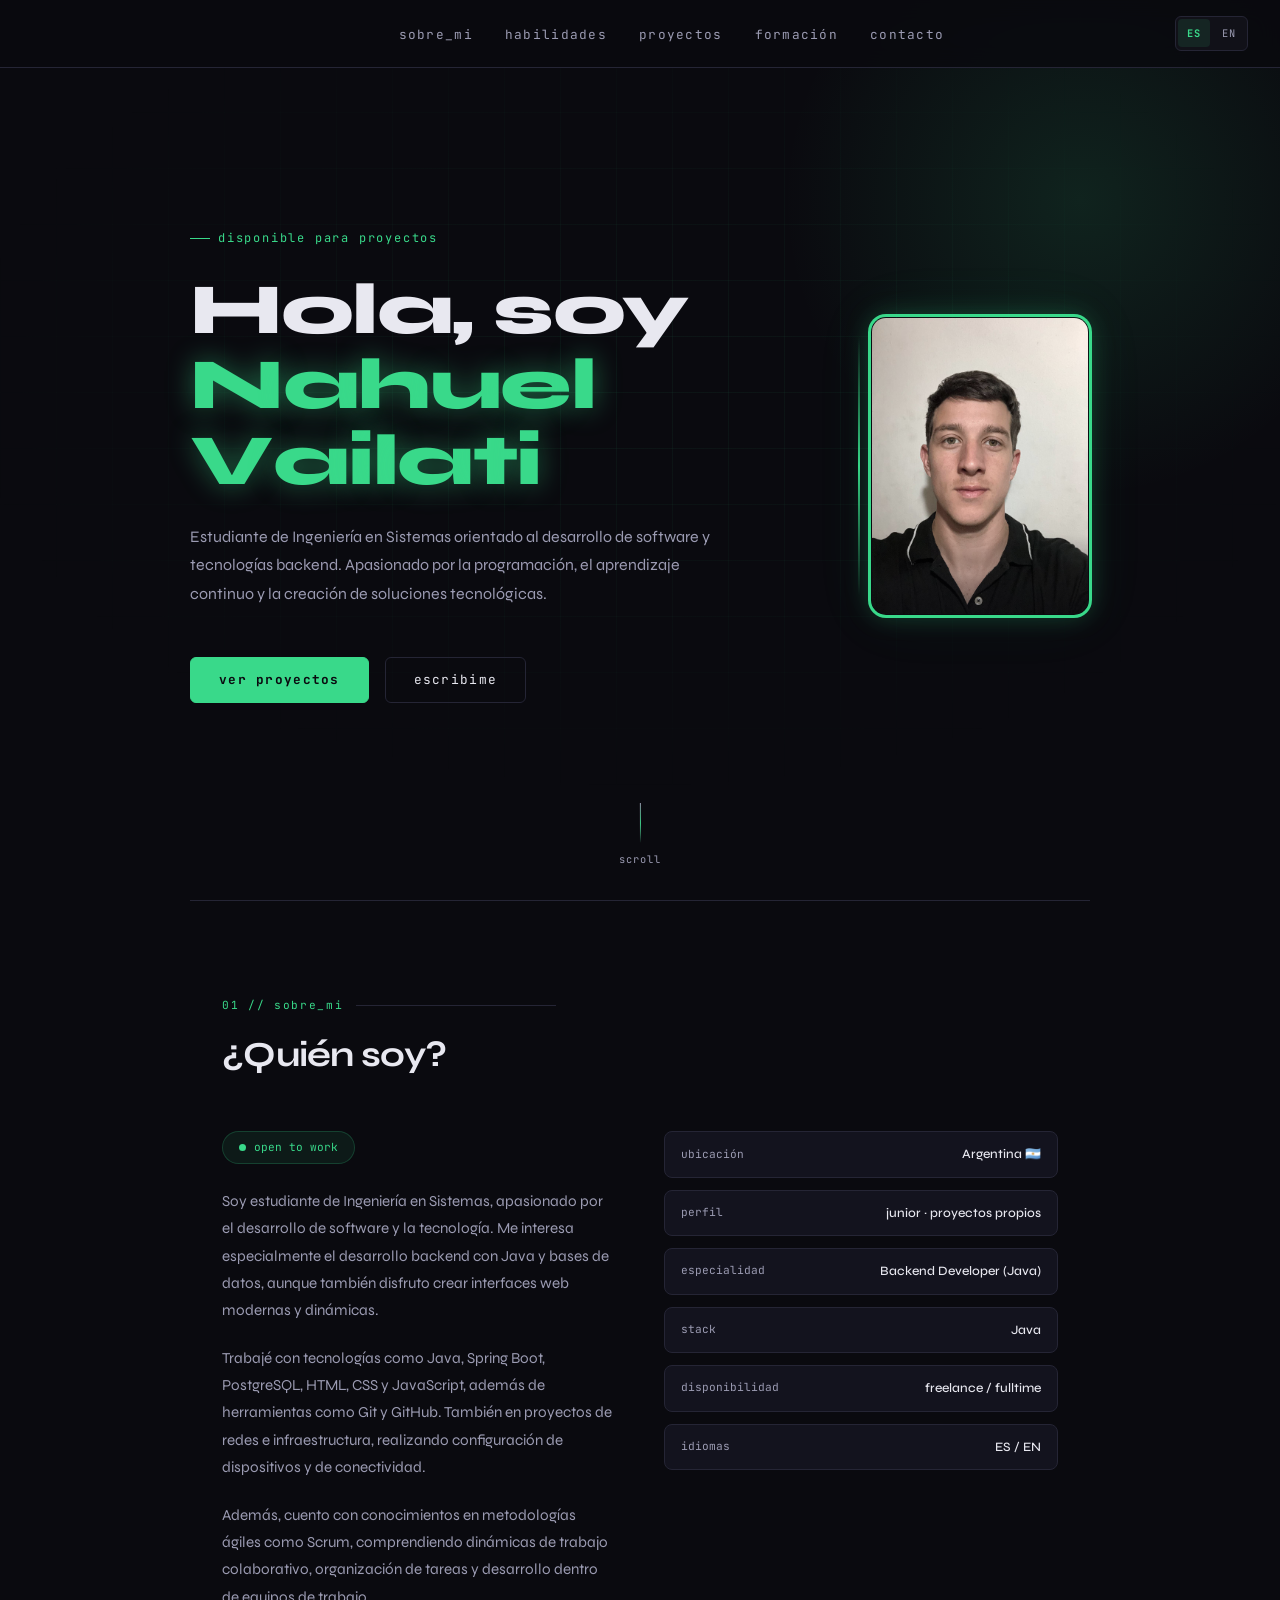
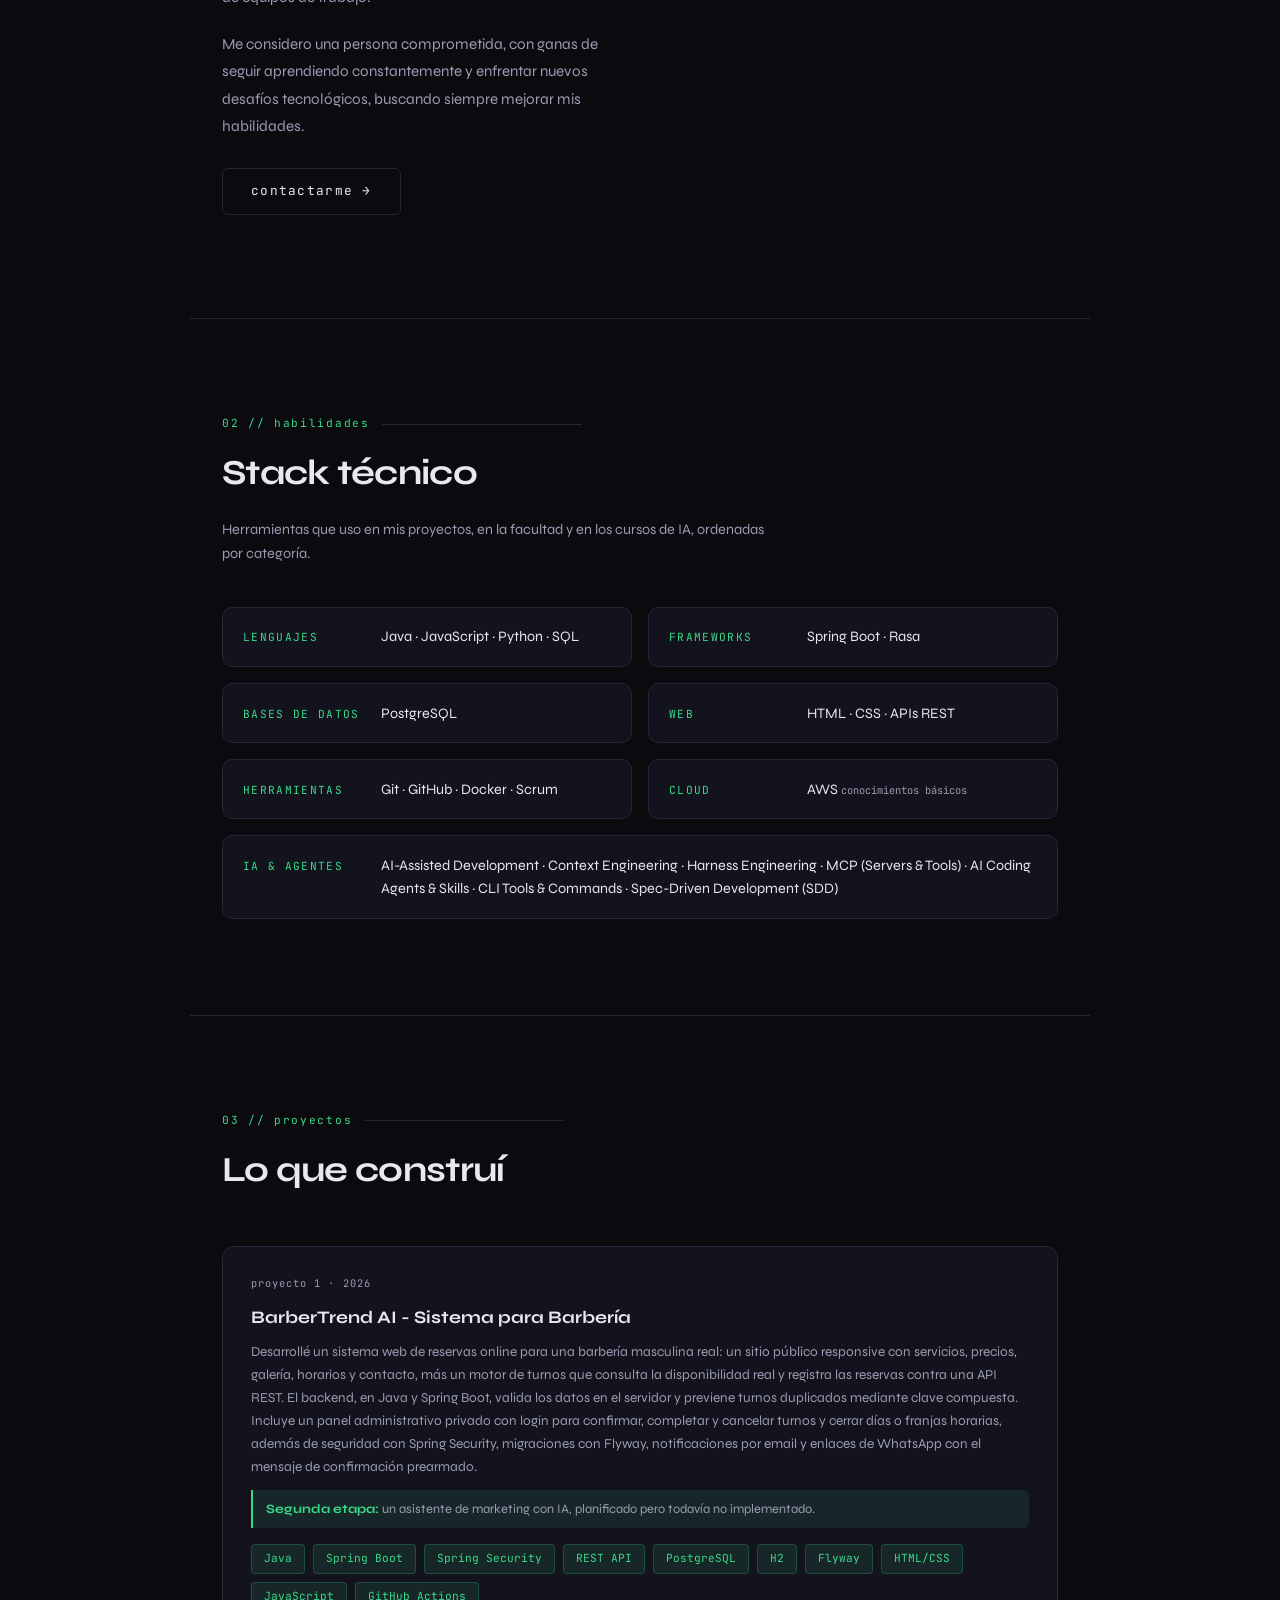
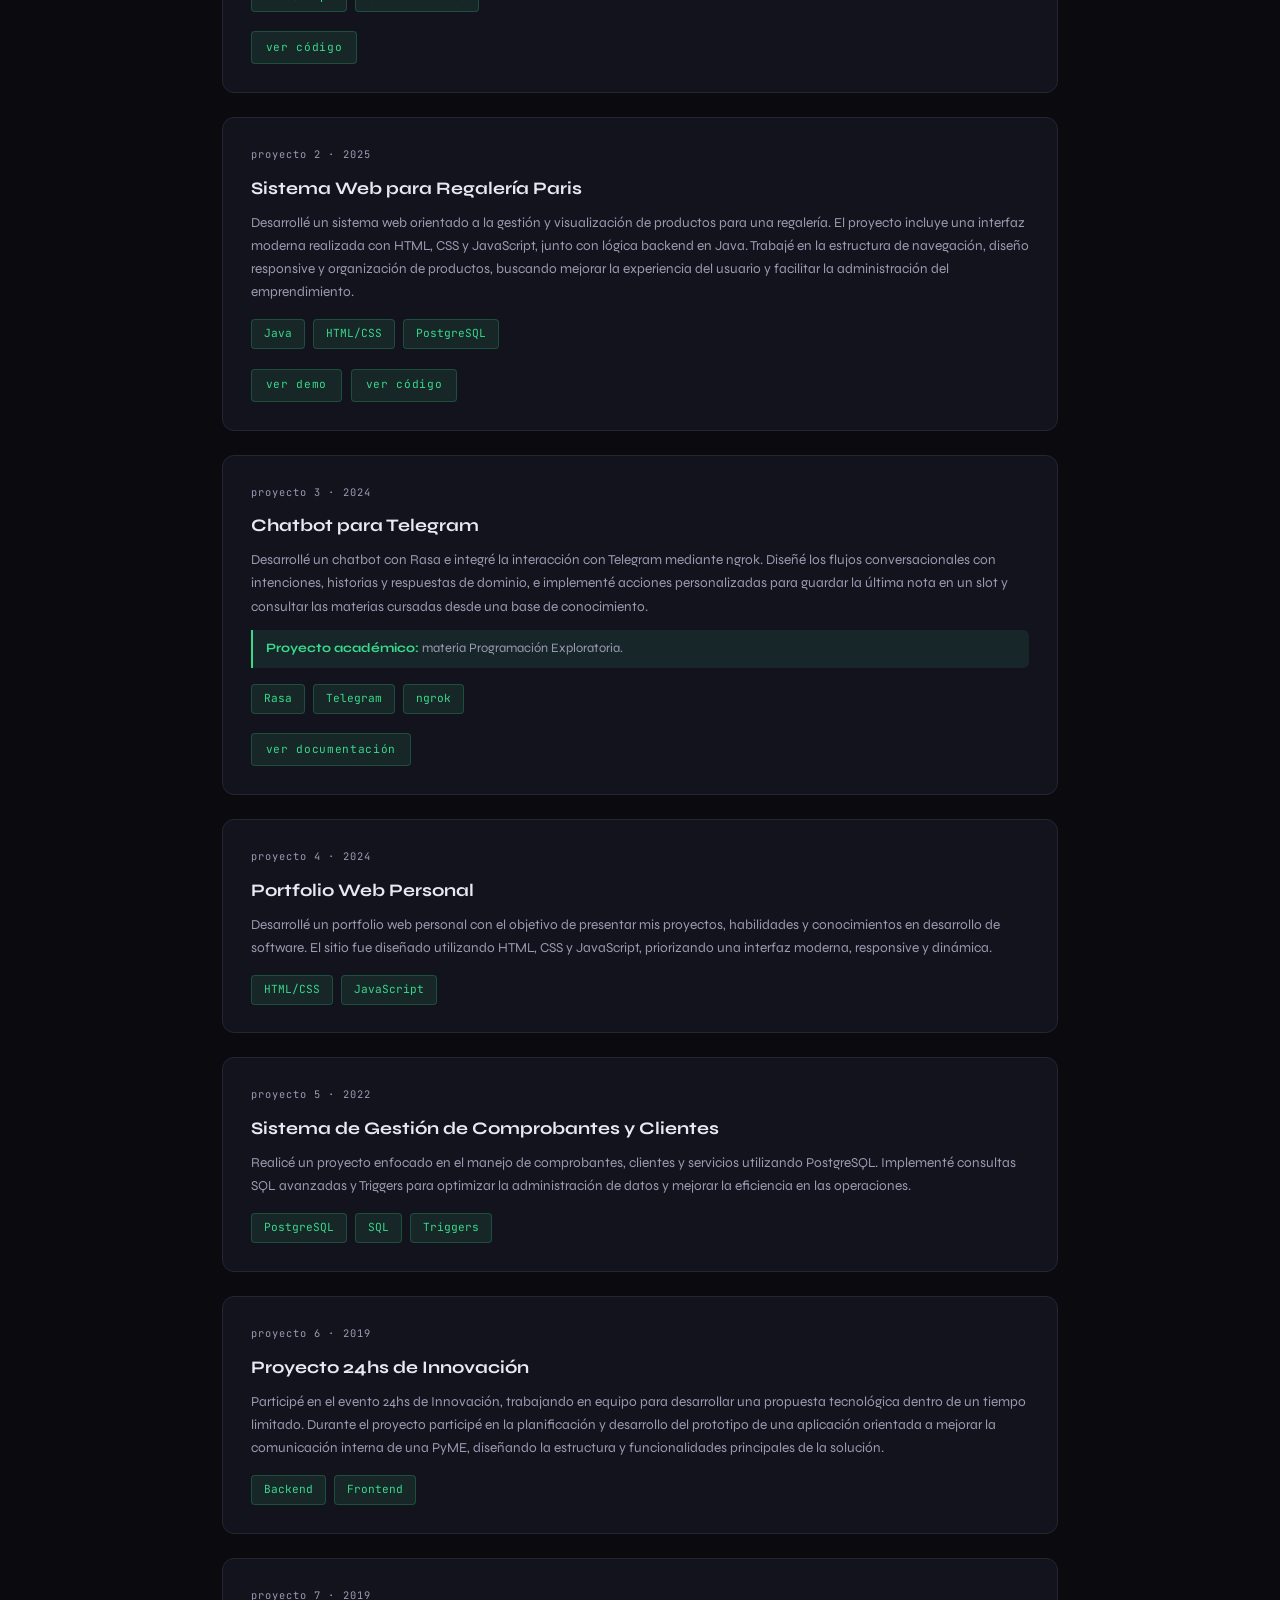
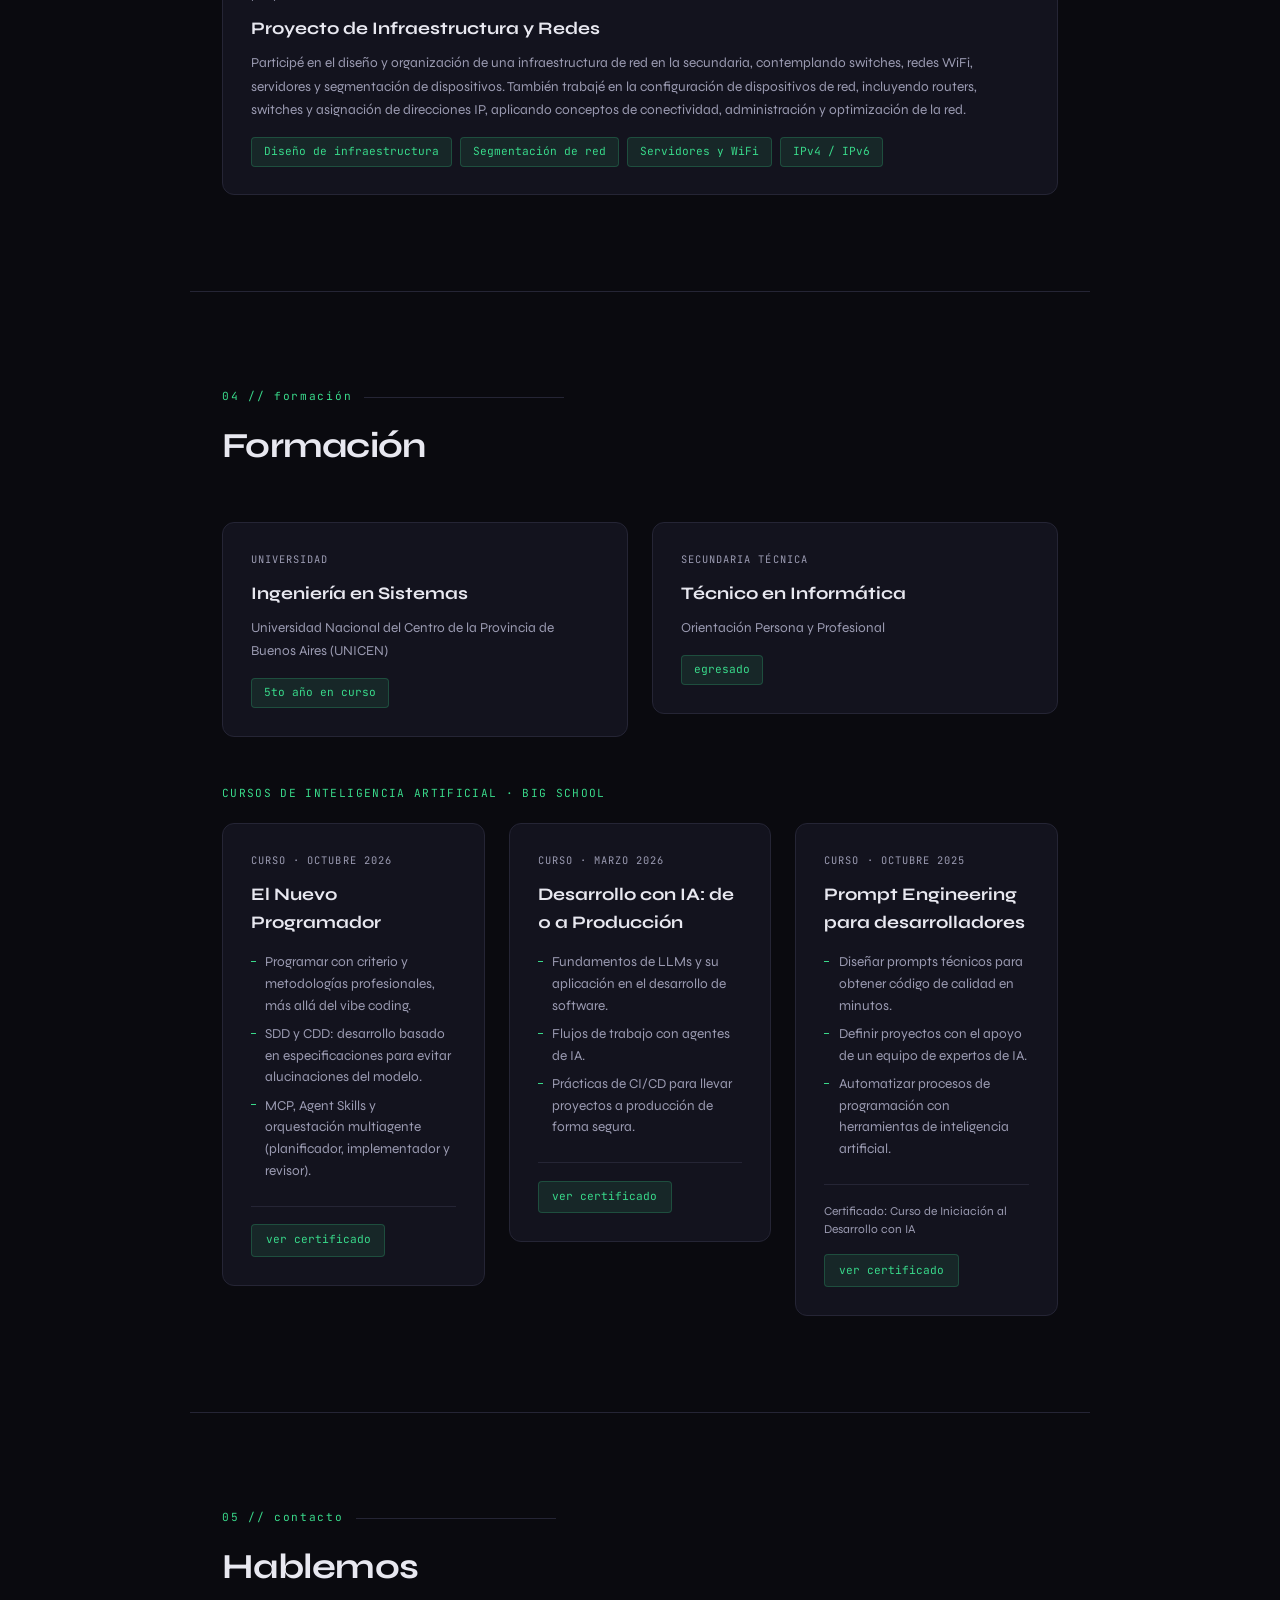
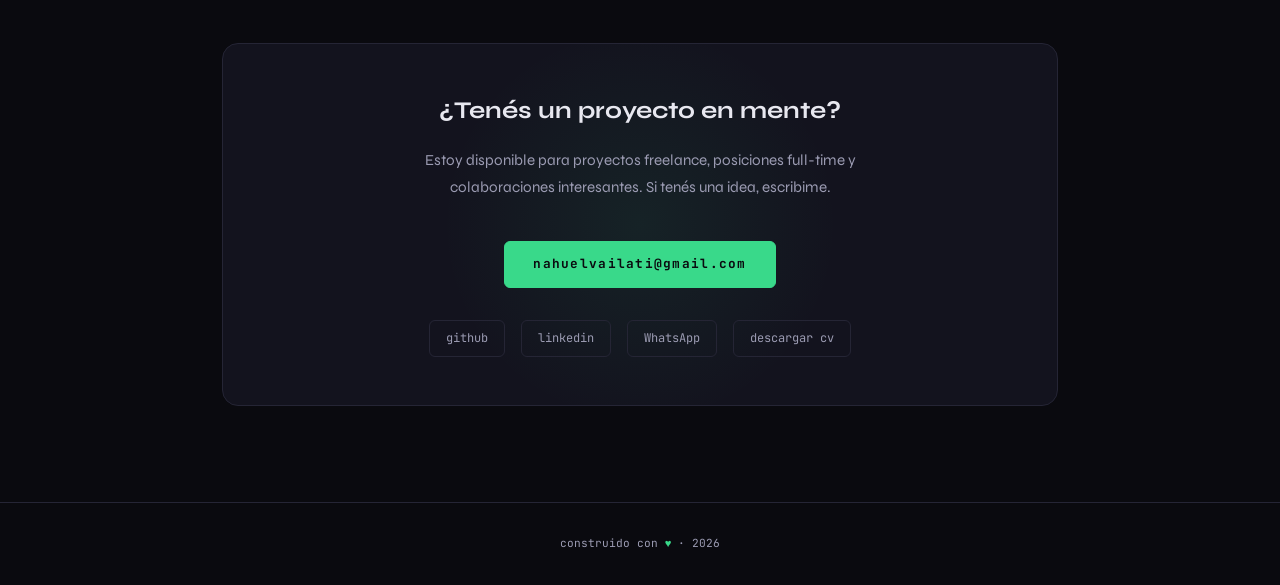
<file: index.html>
<!DOCTYPE html>
<html lang="es">
<head>
<meta charset="UTF-8">
<meta name="viewport" content="width=device-width, initial-scale=1.0">
<title>Nahuel Vailati — Desarrollador Backend Java</title>
<meta name="description" content="Portafolio de Nahuel Vailati, estudiante de Ingeniería en Sistemas orientado al desarrollo backend con Java, Spring Boot y PostgreSQL. Proyectos, habilidades y contacto.">
<meta name="author" content="Nahuel Vailati">
<meta name="theme-color" content="#0a0a0f">
<meta property="og:type" content="website">
<meta property="og:locale" content="es_AR">
<meta property="og:site_name" content="Portafolio de Nahuel Vailati">
<meta property="og:title" content="Nahuel Vailati — Desarrollador Backend Java">
<meta property="og:description" content="Estudiante de Ingeniería en Sistemas orientado al desarrollo backend con Java, Spring Boot y PostgreSQL.">
<meta name="twitter:card" content="summary">
<link rel="icon" type="image/png" sizes="32x32" href="icono.png">
<link href="https://fonts.googleapis.com/css2?family=JetBrains+Mono:wght@300;400;500;700&family=Syne:wght@400;500;700;800&display=swap" rel="stylesheet">
<link rel="stylesheet" href="style.css">
<!-- Marca de que hay JavaScript: si el script falla, el contenido no queda oculto -->
<script>
  document.documentElement.classList.add('js');
  // Red de seguridad: si app.js no llega a cargarse, se quita la clase
  // para que el contenido quede visible y no dependa del JavaScript.
  setTimeout(function () {
    if (!window.portafolioListo) {
      document.documentElement.classList.remove('js');
    }
  }, 1500);
</script>
</head>
<body>

<nav>
  <div class="logo" id="nav-logo">Nahuel Vailati</div>
  <div class="nav-links">
    <ul>
      <li><a href="#sobre-mi" data-en="about_me">sobre_mi</a></li>
      <li><a href="#habilidades" data-en="skills">habilidades</a></li>
      <li><a href="#proyectos" data-en="projects">proyectos</a></li>
      <li><a href="#formacion" data-en="education">formación</a></li>
      <li><a href="#contacto" data-en="contact">contacto</a></li>
    </ul>
    <!-- Indicador que se mueve a la sección visible -->
    <span class="nav-indicator" id="nav-indicator" aria-hidden="true"></span>
  </div>
  <!-- Selector de idioma: el español es el idioma base de la página -->
  <div class="lang-switch" id="lang-switch" role="group" aria-label="Idioma de la página">
    <button type="button" data-idioma="es" lang="es" aria-label="Español" aria-pressed="true">ES</button>
    <button type="button" data-idioma="en" lang="en" aria-label="English" aria-pressed="false">EN</button>
  </div>
  <!-- Barra de progreso de lectura -->
  <span class="nav-progress" id="nav-progress" aria-hidden="true"><i></i></span>
</nav>

<!-- HERO -->
<div class="hero">
    <div class="hero-inner">
  <div class="hero-text">
    <p class="hero-tag" data-en="available for projects">disponible para proyectos</p>
    <h1>
      <span class="name" data-en="Hi, I'm">Hola, soy</span>
      <span class="role"><span class="type" data-type="Nahuel Vailati">Nahuel Vailati</span></span>
    </h1>
    <p class="hero-desc" data-en="Systems Engineering student focused on software development and backend technologies. Passionate about programming, continuous learning, and building technology solutions.">Estudiante de Ingeniería en Sistemas orientado al desarrollo de software y tecnologías backend. Apasionado por la programación, el aprendizaje continuo y la creación de soluciones tecnológicas.</p>
    <div class="hero-cta">
      <a href="#proyectos" class="btn btn-primary" data-en="view projects">ver proyectos</a>
      <a href="#contacto" class="btn btn-ghost" data-en="get in touch">escribime</a>
    </div>
  </div>

  <div class="hero-image">
    <div class="hero-image-frame" data-tilt>
      <img src="2.jpg" alt="Nahuel">
    </div>
  </div>
</div>
  <div class="scroll-hint">
    <div class="scroll-line"></div>
    scroll
  </div>
</div>

<div class="full-divider fade-in"></div>

<!-- SOBRE MÍ -->
<section id="sobre-mi">
  <p class="section-label fade-in" data-en="01 // about_me">01 // sobre_mi</p>
  <h2 class="fade-in"><span class="mask" data-en="Who am I?">¿Quién soy?</span></h2>
  <div class="about-grid">
    <div class="about-text fade-in">
      <div class="status-badge"><span class="dot"></span>open to work</div>
      <p data-en="I'm a Systems Engineering student passionate about software development and technology. I'm especially interested in backend development with Java and databases, though I also enjoy building modern, dynamic web interfaces.">Soy estudiante de Ingeniería en Sistemas, apasionado por el desarrollo de software y la tecnología. Me interesa especialmente el desarrollo backend con Java y bases de datos, aunque también disfruto crear interfaces web modernas y dinámicas.</p>
      <p data-en="I've worked with technologies such as Java, Spring Boot, PostgreSQL, HTML, CSS, and JavaScript, as well as tools like Git and GitHub. I've also worked on networking and infrastructure projects, configuring devices and connectivity.">Trabajé con tecnologías como Java, Spring Boot, PostgreSQL, HTML, CSS y JavaScript, además de herramientas como Git y GitHub. También en proyectos de redes e infraestructura, realizando configuración de dispositivos y de conectividad.</p>
      <p data-en="I also have knowledge of agile methodologies such as Scrum, including collaborative work dynamics, task organization, and development within teams.">Además, cuento con conocimientos en metodologías ágiles como Scrum, comprendiendo dinámicas de trabajo colaborativo, organización de tareas y desarrollo dentro de equipos de trabajo.</p>
      <p data-en="I consider myself a committed person, eager to keep learning and take on new technological challenges, always looking to improve my skills.">Me considero una persona comprometida, con ganas de seguir aprendiendo constantemente y enfrentar nuevos desafíos tecnológicos, buscando siempre mejorar mis habilidades.</p>
      <a href="#contacto" class="btn btn-ghost about-cta" data-en="contact me →">contactarme →</a>
    </div>
    <ul class="info-list fade-in">
      <li><span class="key" data-en="location">ubicación</span><span class="val">Argentina 🇦🇷</span></li>
      <li><span class="key" data-en="profile">perfil</span><span class="val" data-en="junior · own projects">junior · proyectos propios</span></li>
      <li><span class="key" data-en="specialty">especialidad</span><span class="val">Backend Developer (Java)</span></li>
      <li><span class="key" data-en="stack">stack</span><span class="val">Java</span></li>
      <li><span class="key" data-en="availability">disponibilidad</span><span class="val">freelance / fulltime</span></li>
      <li><span class="key" data-en="languages">idiomas</span><span class="val">ES / EN</span></li>
    </ul>
  </div>
</section>

<div class="full-divider fade-in"></div>

<!-- HABILIDADES -->
<section id="habilidades">
  <p class="section-label fade-in" data-en="02 // skills">02 // habilidades</p>
  <h2 class="fade-in"><span class="mask" data-en="Tech stack">Stack técnico</span></h2>
  <p class="skills-intro fade-in" data-en="Tools I use in my projects, at university, and in AI courses, organized by category.">Herramientas que uso en mis proyectos, en la facultad y en los cursos de IA, ordenadas por categoría.</p>
  <div class="skills-list">
    <div class="skill-group fade-in">
      <div class="skill-group-label" data-en="languages">lenguajes</div>
      <div class="skill-group-items">Java · JavaScript · Python · SQL</div>
    </div>
    <div class="skill-group fade-in">
      <div class="skill-group-label" data-en="frameworks">frameworks</div>
      <div class="skill-group-items">Spring Boot · Rasa</div>
    </div>
    <div class="skill-group fade-in">
      <div class="skill-group-label" data-en="databases">bases de datos</div>
      <div class="skill-group-items">PostgreSQL</div>
    </div>
    <div class="skill-group fade-in">
      <div class="skill-group-label">web</div>
      <div class="skill-group-items">HTML · CSS · APIs REST</div>
    </div>
    <div class="skill-group fade-in">
      <div class="skill-group-label" data-en="tools">herramientas</div>
      <div class="skill-group-items">Git · GitHub · Docker · Scrum</div>
    </div>
    <div class="skill-group fade-in">
      <div class="skill-group-label">cloud</div>
      <div class="skill-group-items">AWS <span class="skill-group-note" data-en="basic knowledge">conocimientos básicos</span></div>
    </div>
    <!-- Categoría destacada: ocupa el ancho completo de la grilla -->
    <div class="skill-group skill-group--wide fade-in">
      <div class="skill-group-label" data-en="ai &amp; agents">ia &amp; agentes</div>
      <div class="skill-group-items"> AI-Assisted Development · Context Engineering · Harness Engineering · MCP (Servers & Tools) · AI Coding Agents & Skills · CLI Tools & Commands · Spec-Driven Development (SDD)</div>
    </div>
  </div>
</section>

<div class="full-divider fade-in"></div>

<!-- PROYECTOS -->
<section id="proyectos">
  <p class="section-label fade-in" data-en="03 // projects">03 // proyectos</p>
  <h2 class="fade-in"><span class="mask" data-en="What I've built">Lo que construí</span></h2>
  <div class="projects-list">
    <!-- proyecto con enlaces: se pueden agregar más <a> dentro de .project-links -->
    <article class="project-card fade-in">
      <div class="project-num" data-en="project 1 · 2026">proyecto 1 · 2026</div>
      <h3 class="project-title" data-en="BarberTrend AI - Barbershop System">BarberTrend AI - Sistema para Barbería</h3>
      <div class="project-desc" data-en="I built an online booking web system for a real men's barbershop: a responsive public site with services, prices, a gallery, opening hours, and contact details, plus a booking engine that checks real availability and records reservations against a REST API. The backend, built with Java and Spring Boot, validates data on the server and prevents duplicate bookings through a composite key. It includes a private admin panel with login to confirm, complete, and cancel bookings and close days or time slots, along with Spring Security, Flyway migrations, email notifications, and WhatsApp links with a pre-filled confirmation message.">Desarrollé un sistema web de reservas online para una barbería masculina real: un sitio público responsive con servicios, precios, galería, horarios y contacto, más un motor de turnos que consulta la disponibilidad real y registra las reservas contra una API REST. El backend, en Java y Spring Boot, valida los datos en el servidor y previene turnos duplicados mediante clave compuesta. Incluye un panel administrativo privado con login para confirmar, completar y cancelar turnos y cerrar días o franjas horarias, además de seguridad con Spring Security, migraciones con Flyway, notificaciones por email y enlaces de WhatsApp con el mensaje de confirmación prearmado.</div>
      <p class="project-note"><strong data-en="Second stage:">Segunda etapa:</strong> <span data-en="an AI marketing assistant, planned but not yet implemented.">un asistente de marketing con IA, planificado pero todavía no implementado.</span></p>
      <div class="tags">
        <span class="tag">Java</span>
        <span class="tag">Spring Boot</span>
        <span class="tag">Spring Security</span>
        <span class="tag">REST API</span>
        <span class="tag">PostgreSQL</span>
        <span class="tag">H2</span>
        <span class="tag">Flyway</span>
        <span class="tag">HTML/CSS</span>
        <span class="tag">JavaScript</span>
        <span class="tag">GitHub Actions</span>
      </div>
      <div class="project-links">
        <a class="project-link" href="https://github.com/1Nahuu/barbertrend-ai" target="_blank" rel="noopener noreferrer" data-en="view code">ver código</a>
      </div>
    </article>

    <article class="project-card fade-in">
      <div class="project-num" data-en="project 2 · 2025">proyecto 2 · 2025</div>
      <h3 class="project-title" data-en="Web System for Regalería Paris">Sistema Web para Regalería Paris</h3>
      <div class="project-desc" data-en="I developed a web system for managing and displaying products for a gift shop. The project includes a modern interface built with HTML, CSS, and JavaScript, along with backend logic in Java. I worked on the navigation structure, responsive design, and product organization, aiming to improve the user experience and make running the business easier.">Desarrollé un sistema web orientado a la gestión y visualización de productos para una regalería. El proyecto incluye una interfaz moderna realizada con HTML, CSS y JavaScript, junto con lógica backend en Java. Trabajé en la estructura de navegación, diseño responsive y organización de productos, buscando mejorar la experiencia del usuario y facilitar la administración del emprendimiento.</div>
      <div class="tags">
        <span class="tag">Java</span>
        <span class="tag">HTML/CSS</span>
        <span class="tag">PostgreSQL</span>
      </div>
      <div class="project-links">
        <a class="project-link" href="https://1nahuu.github.io/RegaleriaWeb/frontend/Principal.html" target="_blank" rel="noopener noreferrer" data-en="view demo">ver demo</a>
        <a class="project-link" href="https://github.com/1Nahuu/RegaleriaWeb" target="_blank" rel="noopener noreferrer" data-en="view code">ver código</a>
      </div>
    </article>

    <article class="project-card fade-in">
      <div class="project-num" data-en="project 3 · 2024">proyecto 3 · 2024</div>
      <h3 class="project-title" data-en="Telegram Chatbot">Chatbot para Telegram</h3>
      <div class="project-desc" data-en="I built a Rasa chatbot and integrated the interaction with Telegram using ngrok. I designed the conversational flows with intents, stories, and domain responses, and implemented custom actions to store the latest grade in a slot and query completed courses from a knowledge base.">Desarrollé un chatbot con Rasa e integré la interacción con Telegram mediante ngrok. Diseñé los flujos conversacionales con intenciones, historias y respuestas de dominio, e implementé acciones personalizadas para guardar la última nota en un slot y consultar las materias cursadas desde una base de conocimiento.</div>
      <p class="project-note"><strong data-en="Academic project:">Proyecto académico:</strong> <span data-en="Programación Exploratoria course.">materia Programación Exploratoria.</span></p>
      <div class="tags">
        <span class="tag">Rasa</span>
        <span class="tag">Telegram</span>
        <span class="tag">ngrok</span>
      </div>
      <div class="project-links">
        <a class="project-link" href="certificados/Documentacion-Chatbot.pdf" target="_blank" rel="noopener noreferrer" data-en="view documentation">ver documentación</a>
      </div>
    </article>

    <!-- proyectos sin enlace: agregar .project-links cuando haya repo o demo -->
    <article class="project-card fade-in">
      <div class="project-num" data-en="project 4 · 2024">proyecto 4 · 2024</div>
      <h3 class="project-title" data-en="Personal Web Portfolio">Portfolio Web Personal</h3>
      <div class="project-desc" data-en="I developed a personal web portfolio to showcase my projects, skills, and knowledge of software development. The site was designed with HTML, CSS, and JavaScript, prioritizing a modern, responsive, and dynamic interface.">Desarrollé un portfolio web personal con el objetivo de presentar mis proyectos, habilidades y conocimientos en desarrollo de software. El sitio fue diseñado utilizando HTML, CSS y JavaScript, priorizando una interfaz moderna, responsive y dinámica.</div>
      <div class="tags">
        <span class="tag">HTML/CSS</span>
        <span class="tag">JavaScript</span>
      </div>
    </article>

    <article class="project-card fade-in">
      <div class="project-num" data-en="project 5 · 2022">proyecto 5 · 2022</div>
      <h3 class="project-title" data-en="Receipt and Customer Management System">Sistema de Gestión de Comprobantes y Clientes</h3>
      <div class="project-desc" data-en="I completed a project focused on managing receipts, customers, and services using PostgreSQL. I implemented advanced SQL queries and triggers to optimize data management and improve operational efficiency.">Realicé un proyecto enfocado en el manejo de comprobantes, clientes y servicios utilizando PostgreSQL. Implementé consultas SQL avanzadas y Triggers para optimizar la administración de datos y mejorar la eficiencia en las operaciones.</div>
      <div class="tags">
        <span class="tag">PostgreSQL</span>
        <span class="tag">SQL</span>
        <span class="tag">Triggers</span>
      </div>
    </article>

    <article class="project-card fade-in">
      <div class="project-num" data-en="project 6 · 2019">proyecto 6 · 2019</div>
      <h3 class="project-title" data-en="24-Hour Innovation Project">Proyecto 24hs de Innovación</h3>
      <div class="project-desc" data-en="I took part in the 24-Hour Innovation event, working in a team to develop a technology proposal within a limited time. During the project, I helped plan and develop the prototype of an app aimed at improving internal communication at a small business, designing the solution's structure and core features.">Participé en el evento 24hs de Innovación, trabajando en equipo para desarrollar una propuesta tecnológica dentro de un tiempo limitado. Durante el proyecto participé en la planificación y desarrollo del prototipo de una aplicación orientada a mejorar la comunicación interna de una PyME, diseñando la estructura y funcionalidades principales de la solución. </div>
      <div class="tags">
        <span class="tag">Backend</span>
        <span class="tag">Frontend</span>
      </div>
    </article>

    <article class="project-card fade-in">
      <div class="project-num" data-en="project 7 · 2019">proyecto 7 · 2019</div>
      <h3 class="project-title" data-en="Infrastructure and Networking Project">Proyecto de Infraestructura y Redes</h3>
      <div class="project-desc" data-en="I took part in designing and organizing a network infrastructure at my high school, including switches, Wi-Fi networks, servers, and device segmentation. I also worked on configuring network devices, including routers, switches, and IP address assignment, applying concepts of connectivity, administration, and network optimization.">Participé en el diseño y organización de una infraestructura de red en la secundaria, contemplando switches, redes WiFi, servidores y segmentación de dispositivos. También trabajé en la configuración de dispositivos de red, incluyendo routers, switches y asignación de direcciones IP, aplicando conceptos de conectividad, administración y optimización de la red.</div>
      <div class="tags">
        <span class="tag" data-en="Infrastructure design">Diseño de infraestructura</span>
        <span class="tag" data-en="Network segmentation">Segmentación de red</span>
        <span class="tag" data-en="Servers &amp; WiFi">Servidores y WiFi</span>
        <span class="tag">IPv4 / IPv6</span>
      </div>
    </article>
  </div>
</section>

<div class="full-divider fade-in"></div>

<!-- FORMACIÓN -->
<section id="formacion">
  <p class="section-label fade-in" data-en="04 // education">04 // formación</p>
  <h2 class="fade-in"><span class="mask" data-en="Education">Formación</span></h2>
  <div class="formacion-grid">
    <article class="formacion-card fade-in">
      <div class="formacion-kicker" data-en="university">universidad</div>
      <h3 class="formacion-title">Ingeniería en Sistemas</h3>
      <div class="formacion-place">Universidad Nacional del Centro de la Provincia de Buenos Aires (UNICEN)</div>
      <div class="formacion-note" data-en="5th year in progress">5to año en curso</div>
    </article>
    <article class="formacion-card fade-in">
      <div class="formacion-kicker" data-en="technical high school">secundaria técnica</div>
      <h3 class="formacion-title">Técnico en Informática</h3>
      <div class="formacion-place">Orientación Persona y Profesional</div>
      <div class="formacion-note" data-en="graduated">egresado</div>
    </article>
  </div>

  <p class="formacion-subtitulo fade-in" data-en="Artificial intelligence courses · BIG School">Cursos de inteligencia artificial · BIG School</p>
  <div class="formacion-grid">
    <!-- Cursos ordenados del más nuevo al más viejo: la fecha sale del certificado -->
    <article class="formacion-card fade-in">
      <div class="formacion-kicker" data-en="course · october 2026">curso · octubre 2026</div>
      <h3 class="formacion-title">El Nuevo Programador</h3>
      <ul class="curso-temas">
        <li data-en="Programming with judgment and professional methodologies, beyond vibe coding.">Programar con criterio y metodologías profesionales, más allá del vibe coding.</li>
        <li data-en="SDD and CDD: specification-driven development to avoid model hallucinations.">SDD y CDD: desarrollo basado en especificaciones para evitar alucinaciones del modelo.</li>
        <li data-en="MCP, Agent Skills, and multi-agent orchestration (planner, implementer, and reviewer).">MCP, Agent Skills y orquestación multiagente (planificador, implementador y revisor).</li>
      </ul>
      <div class="formacion-meta">
        <a class="curso-link" href="certificados/Certificado-Nahuel-Vailati-cd7ebo4b_page-0001.jpg" target="_blank" rel="noopener noreferrer" data-en="view certificate">ver certificado</a>
      </div>
    </article>
    <article class="formacion-card fade-in">
      <div class="formacion-kicker" data-en="course · march 2026">curso · marzo 2026</div>
      <h3 class="formacion-title">Desarrollo con IA: de 0 a Producción</h3>
      <ul class="curso-temas">
        <li data-en="Fundamentals of LLMs and their application in software development.">Fundamentos de LLMs y su aplicación en el desarrollo de software.</li>
        <li data-en="Workflows with AI agents.">Flujos de trabajo con agentes de IA.</li>
        <li data-en="CI/CD practices to take projects to production safely.">Prácticas de CI/CD para llevar proyectos a producción de forma segura.</li>
      </ul>
      <div class="formacion-meta">
        <a class="curso-link" href="certificados/Certificado-Nahuel-Vailati-t332qt3b_page-0001.jpg" target="_blank" rel="noopener noreferrer" data-en="view certificate">ver certificado</a>
      </div>
    </article>
    <article class="formacion-card fade-in">
      <div class="formacion-kicker" data-en="course · october 2025">curso · octubre 2025</div>
      <h3 class="formacion-title">Prompt Engineering para desarrolladores</h3>
      <ul class="curso-temas">
        <li data-en="Design technical prompts to get quality code in minutes.">Diseñar prompts técnicos para obtener código de calidad en minutos.</li>
        <li data-en="Define projects with the support of a team of AI experts.">Definir proyectos con el apoyo de un equipo de expertos de IA.</li>
        <li data-en="Automate programming processes with artificial intelligence tools.">Automatizar procesos de programación con herramientas de inteligencia artificial.</li>
      </ul>
      <div class="formacion-meta">
        <span class="formacion-cert" data-en="Certificate: Curso de Iniciación al Desarrollo con IA">Certificado: Curso de Iniciación al Desarrollo con IA</span>
        <a class="curso-link" href="certificados/1760024408730.jpg" target="_blank" rel="noopener noreferrer" data-en="view certificate">ver certificado</a>
      </div>
    </article>
  </div>
</section>

<div class="full-divider fade-in"></div>

<!-- CONTACTO -->
<section id="contacto">
  <p class="section-label fade-in" data-en="05 // contact">05 // contacto</p>
  <h2 class="fade-in"><span class="mask" data-en="Let's talk">Hablemos</span></h2>
  <div class="contact-inner fade-in">
    <h3 class="contact-title" data-en="Do you have a project in mind?">¿Tenés un proyecto en mente?</h3>
    <p class="contact-text" data-en="I'm available for freelance projects, full-time positions, and interesting collaborations. If you have an idea, get in touch.">Estoy disponible para proyectos freelance, posiciones full-time y colaboraciones interesantes. Si tenés una idea, escribime.</p>
    <a href="mailto:nahuelvailati@gmail.com" class="btn btn-primary contact-email">nahuelvailati@gmail.com</a>
    <div class="contact-links">
      <a href="https://github.com/1Nahuu" target="_blank" rel="noopener noreferrer" class="contact-link">github</a>
      <a href="https://www.linkedin.com/in/nahuel-vailati-706a27226/" target="_blank" rel="noopener noreferrer" class="contact-link">linkedin</a>
      <a href="https://wa.link/9pmgxb" target="_blank" rel="noopener noreferrer" class="contact-link">WhatsApp</a>
      <a id="cv-link" href="CV_Nahuel_Vailati_V7.pdf" download="CV Nahuel Vailati.pdf" class="contact-link" data-en="download cv" data-cv-es="CV_Nahuel_Vailati_V7.pdf" data-cv-en="CV_Nahuel_Vailati_V7EN.pdf" data-nombre-es="CV Nahuel Vailati.pdf" data-nombre-en="CV Nahuel Vailati EN.pdf">descargar cv</a>
    </div>
  </div>
</section>

<footer>
  <span class="footer-text" data-en="built with">construido con</span> <span class="heart">♥</span> · 2026
</footer>

<script src="app.js"></script>
</body>
</html>
</file>
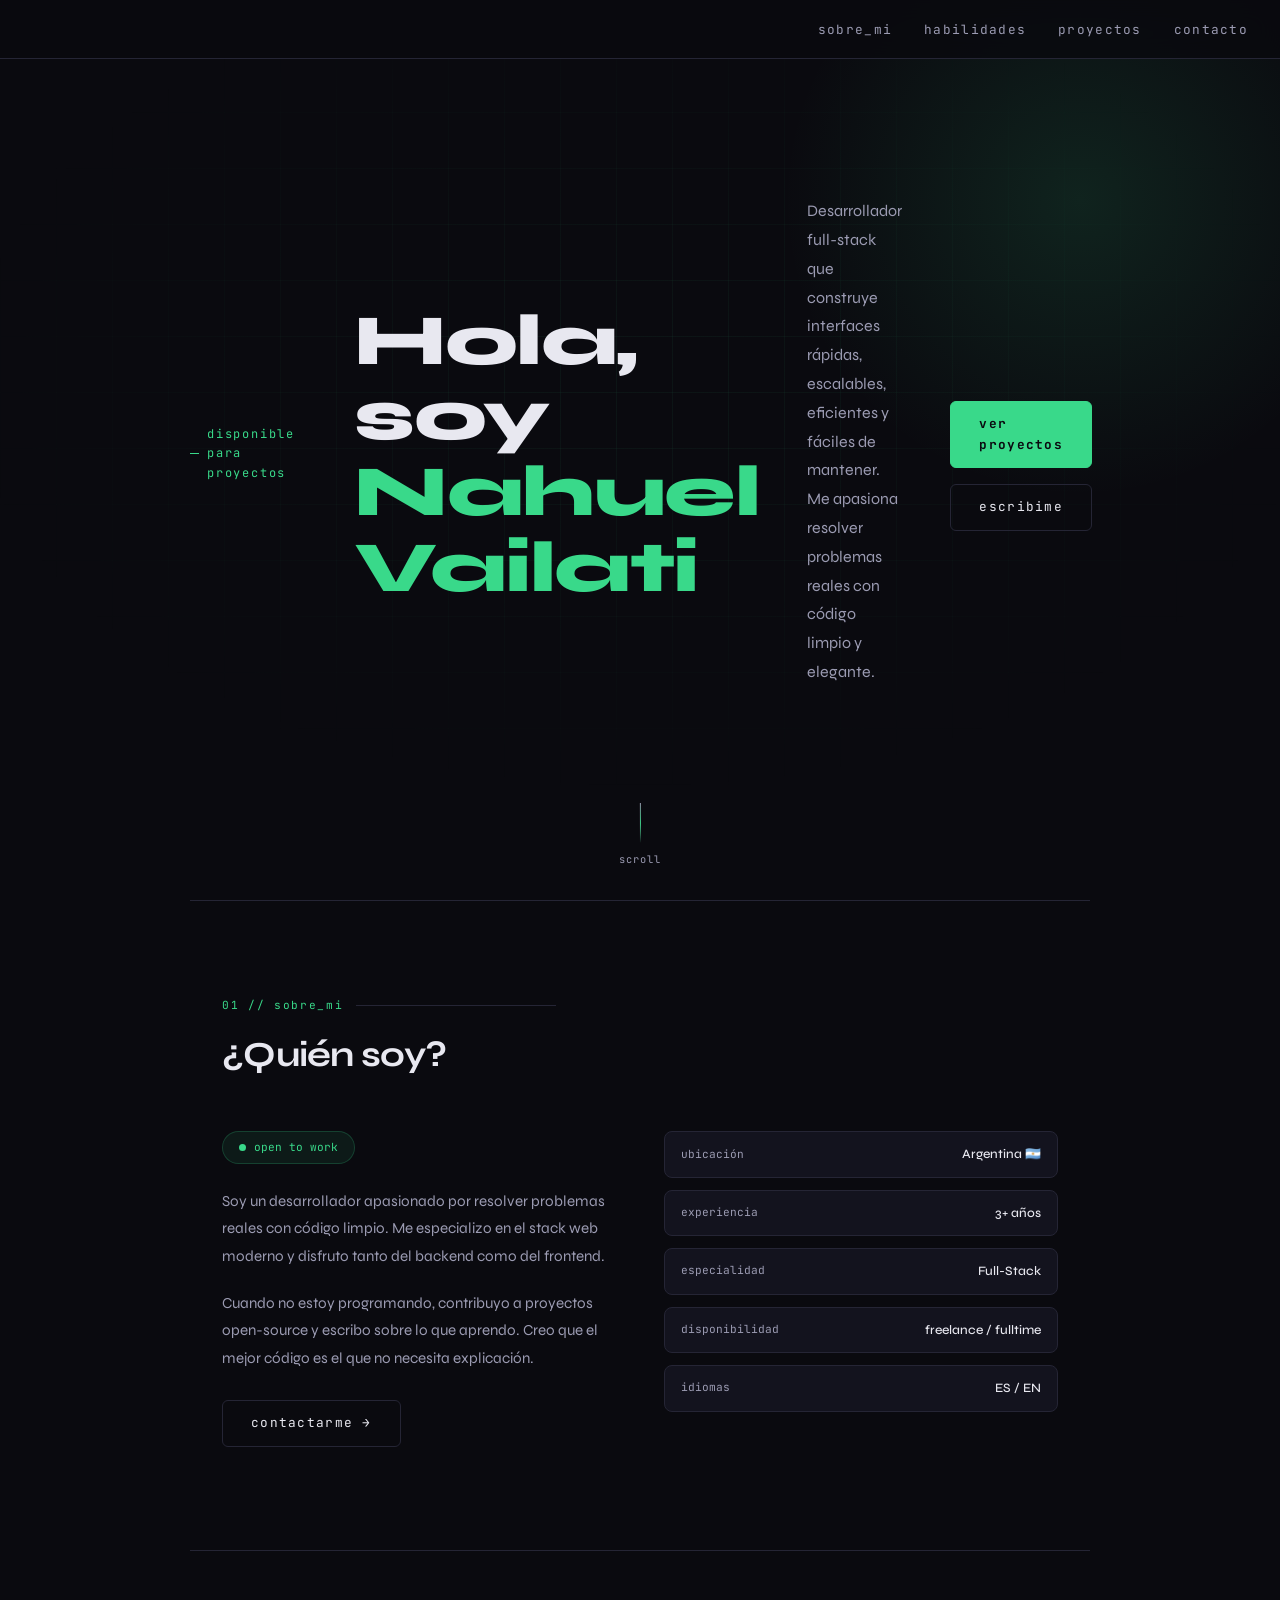
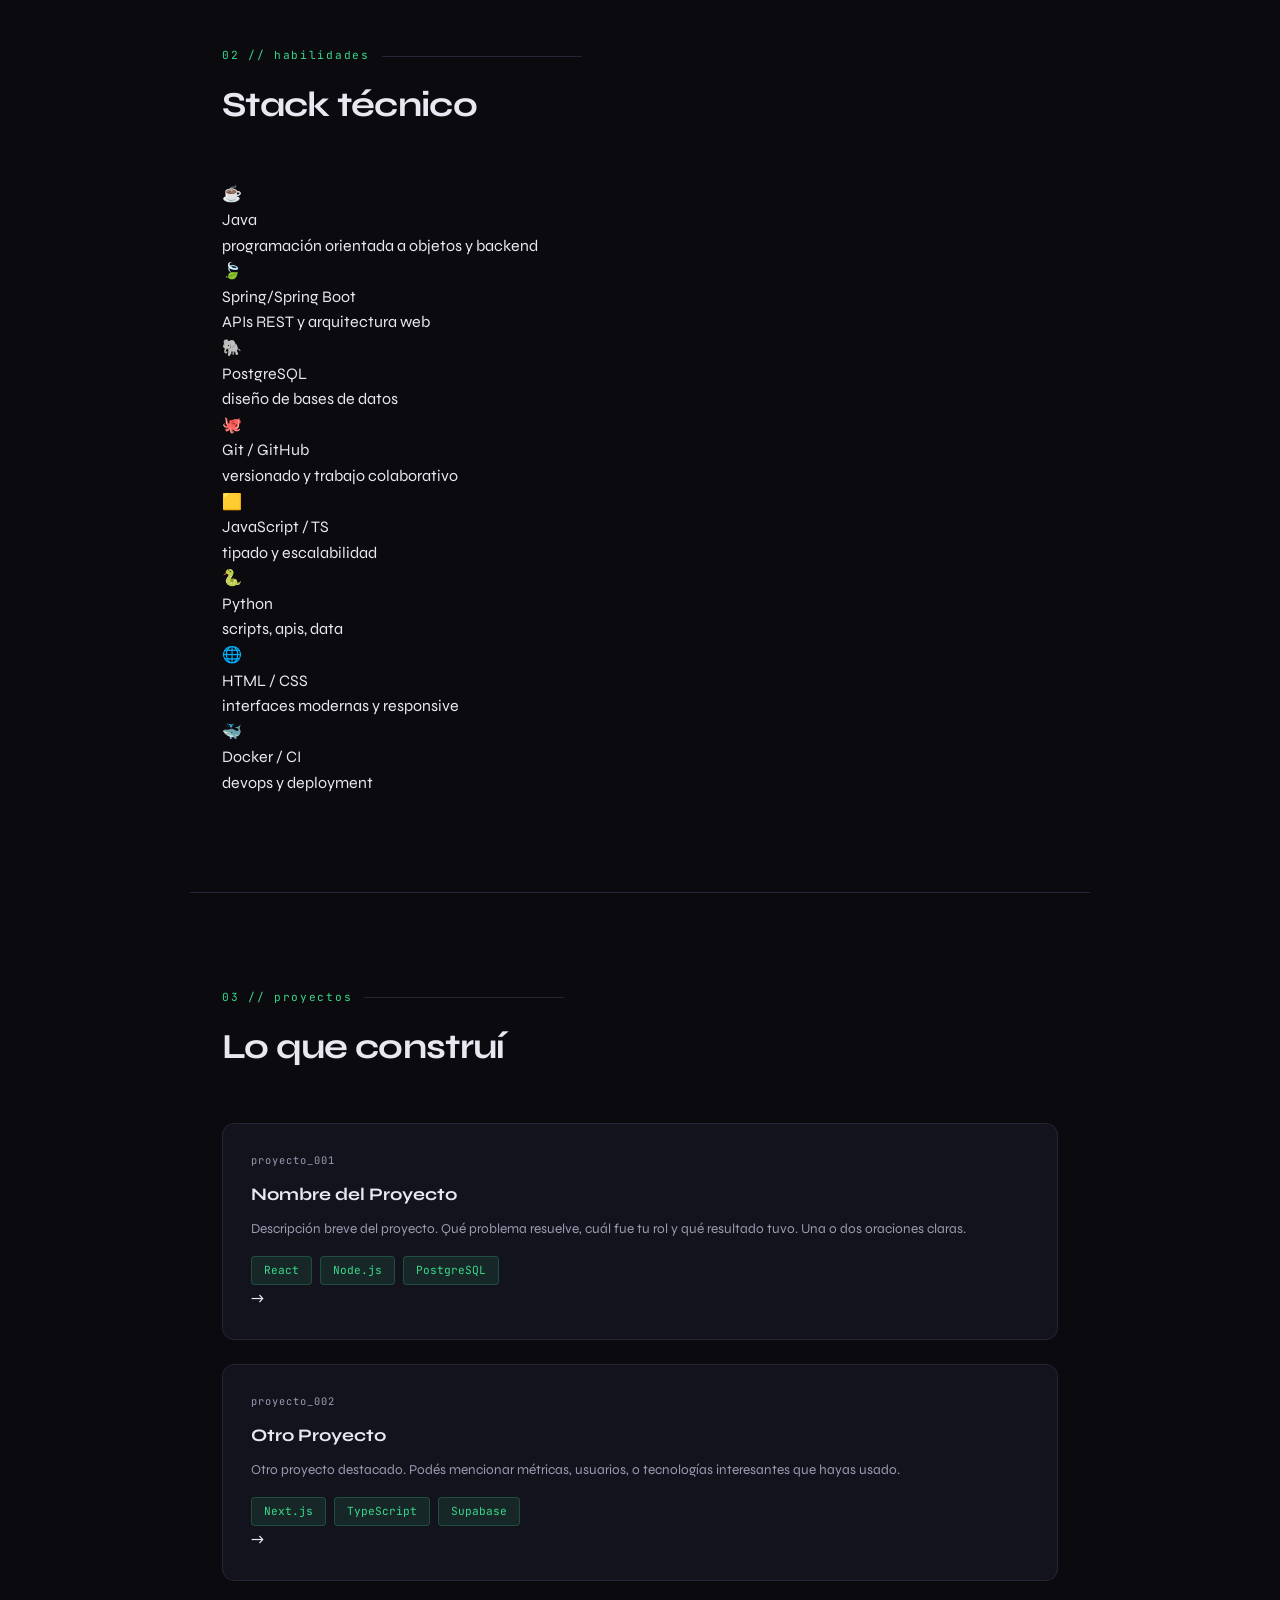
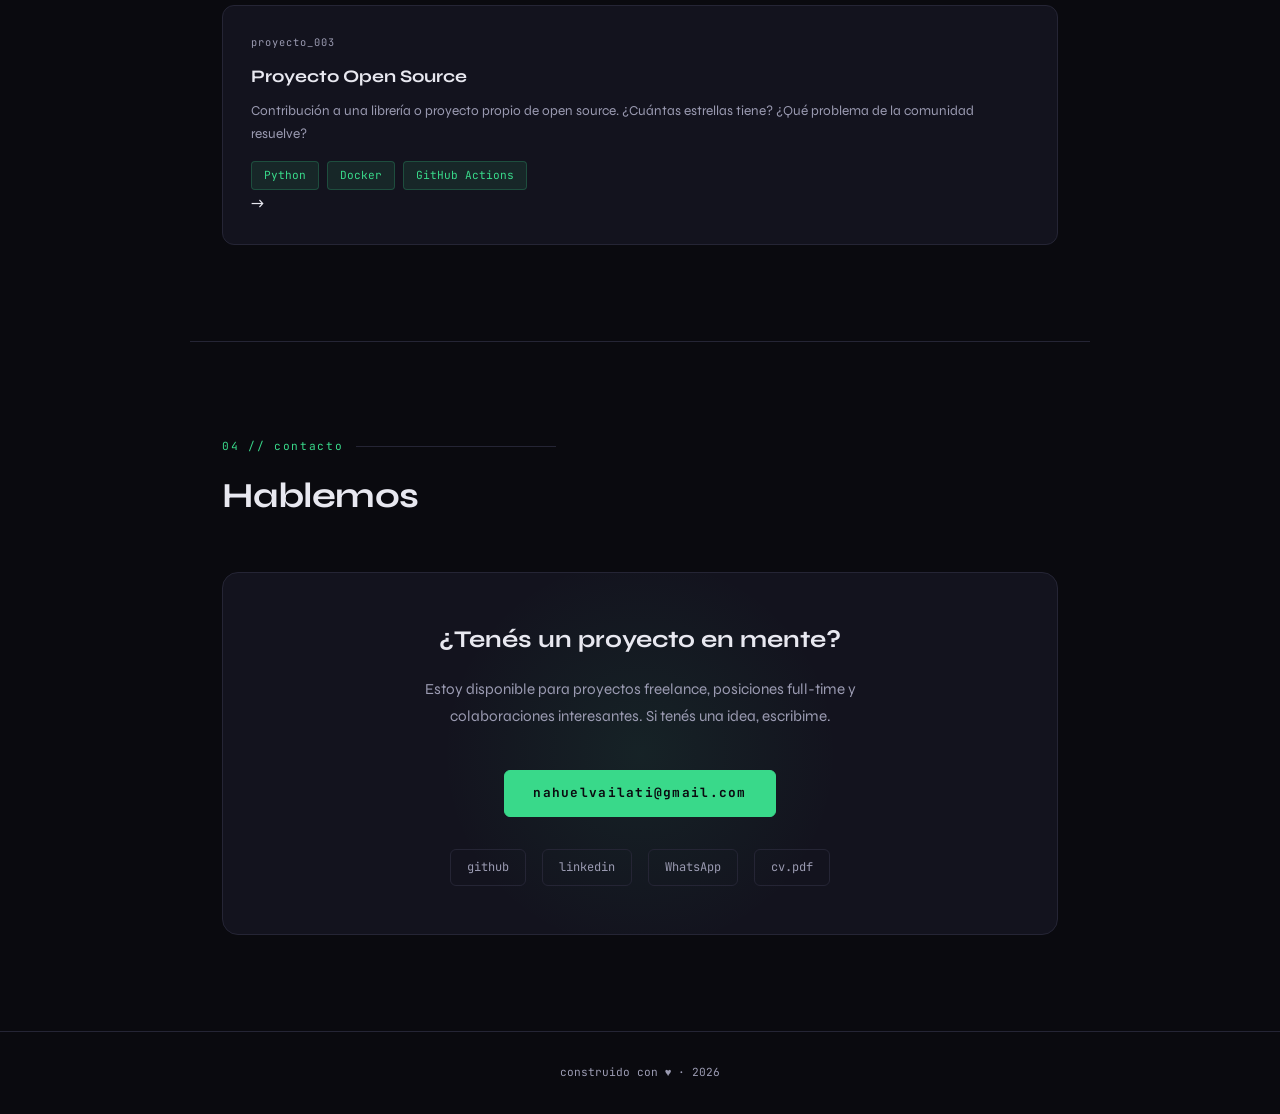
<file: portfolio.html>
<!DOCTYPE html>
<html lang="es">
<head>
<meta charset="UTF-8">
<meta name="viewport" content="width=device-width, initial-scale=1.0">
<title>Tu Nombre — Desarrollador</title>
<link rel="icon" type="image/png" sizes="32x32" href="icono.png">
<link href="https://fonts.googleapis.com/css2?family=JetBrains+Mono:wght@300;400;500;700&family=Syne:wght@400;500;700;800&display=swap" rel="stylesheet">
<link rel="stylesheet" href="style.css">
</head>
<body>

<nav>
  <div class="logo"  id="nav-logo"
    style="opacity: 0; transform: translateY(-20px); transition: all 0.5s ease;" >
            </span>Nahuel Vailati<span></div>
  <ul>
    <li><a href="#sobre-mi">sobre_mi</a></li>
    <li><a href="#habilidades">habilidades</a></li>
    <li><a href="#proyectos">proyectos</a></li>
    <li><a href="#contacto">contacto</a></li>
  </ul>
</nav>

<!-- HERO -->
<div class="hero">
  <div class="hero-inner">
    <p class="hero-tag">disponible para proyectos</p>
    <h1>
      <span class="name">Hola, soy</span>
      <span class="role">Nahuel Vailati</span>
    </h1>
    <p class="hero-desc">Desarrollador full-stack que construye interfaces rápidas, escalables, eficientes y fáciles de mantener. Me apasiona resolver problemas reales con código limpio y elegante.
    </p>
    <div class="hero-cta">
      <a href="#proyectos" class="btn btn-primary">ver proyectos</a>
      <a href="#contacto" class="btn btn-ghost">escribime</a>
    </div>
  </div>
  <div class="scroll-hint">
    <div class="scroll-line"></div>
    scroll
  </div>
</div>

<div class="full-divider"></div>

<!-- SOBRE MÍ -->
<section id="sobre-mi">
  <p class="section-label fade-in">01 // sobre_mi</p>
  <h2 class="fade-in">¿Quién soy?</h2>
  <div class="about-grid">
    <div class="about-text fade-in">
      <div class="status-badge"><span class="dot"></span>open to work</div>
      <p>Soy un desarrollador apasionado por resolver problemas reales con código limpio. Me especializo en el stack web moderno y disfruto tanto del backend como del frontend.</p>
      <p>Cuando no estoy programando, contribuyo a proyectos open-source y escribo sobre lo que aprendo. Creo que el mejor código es el que no necesita explicación.</p>
      <a href="#contacto" class="btn btn-ghost" style="margin-top:0.5rem">contactarme →</a>
    </div>
    <ul class="info-list fade-in">
      <li><span class="key">ubicación</span><span class="val">Argentina 🇦🇷</span></li>
      <li><span class="key">experiencia</span><span class="val">3+ años</span></li>
      <li><span class="key">especialidad</span><span class="val">Full-Stack</span></li>
      <li><span class="key">disponibilidad</span><span class="val">freelance / fulltime</span></li>
      <li><span class="key">idiomas</span><span class="val">ES / EN</span></li>
    </ul>
  </div>
</section>

<div class="full-divider"></div>

<!-- HABILIDADES -->
<section id="habilidades">
  <p class="section-label fade-in">02 // habilidades</p>
  <h2 class="fade-in">Stack técnico</h2>
  <div class="skills-grid">
    <div class="skill-card fade-in">
      <div class="skill-icon">☕</div>
      <div class="skill-name">Java</div>
      <div class="skill-desc">programación orientada a objetos y backend</div>
      <div class="skill-bar"><div class="skill-fill" data-width="90%"></div></div>
    </div>
    <div class="skill-card fade-in">
      <div class="skill-icon">🍃</div>
      <div class="skill-name">Spring/Spring Boot</div>
      <div class="skill-desc">APIs REST y arquitectura web</div>
      <div class="skill-bar"><div class="skill-fill" data-width="75%"></div></div>
    </div>
    <div class="skill-card fade-in">
      <div class="skill-icon">🐘</div>
      <div class="skill-name">PostgreSQL</div>
      <div class="skill-desc">diseño de bases de datos</div>
      <div class="skill-bar"><div class="skill-fill" data-width="80%"></div></div>
    </div>

  <div class="skill-card fade-in">
      <div class="skill-icon">🐙</div>
      <div class="skill-name"> Git / GitHub</div>
      <div class="skill-desc">versionado y trabajo colaborativo</div>
      <div class="skill-bar"><div class="skill-fill" data-width="75%"></div></div>
    </div>

    <div class="skill-card fade-in">
      <div class="skill-icon">🟨</div>
      <div class="skill-name">JavaScript / TS</div>
      <div class="skill-desc">tipado y escalabilidad</div>
      <div class="skill-bar"><div class="skill-fill" data-width="50%"></div></div>
    </div>
    <div class="skill-card fade-in">
      <div class="skill-icon">🐍</div>
      <div class="skill-name">Python</div>
      <div class="skill-desc">scripts, apis, data</div>
      <div class="skill-bar"><div class="skill-fill" data-width="40%"></div></div>
    </div>
    <div class="skill-card fade-in">
      <div class="skill-icon">🌐</div>
      <div class="skill-name"> HTML / CSS </div>
      <div class="skill-desc">interfaces modernas y responsive</div>
      <div class="skill-bar"><div class="skill-fill" data-width="80%"></div></div>
    </div>
    
    <div class="skill-card fade-in">
      <div class="skill-icon">🐳</div>
      <div class="skill-name">Docker / CI</div>
      <div class="skill-desc">devops y deployment</div>
      <div class="skill-bar"><div class="skill-fill" data-width="30%"></div></div>
    </div>

  </div>
</section>

<div class="full-divider"></div>

<!-- PROYECTOS -->
<section id="proyectos">
  <p class="section-label fade-in">03 // proyectos</p>
  <h2 class="fade-in">Lo que construí</h2>
  <div class="projects-list">
    <div class="project-card fade-in">
      <div>
        <div class="project-num">proyecto_001</div>
        <div class="project-title">Nombre del Proyecto</div>
        <div class="project-desc">Descripción breve del proyecto. Qué problema resuelve, cuál fue tu rol y qué resultado tuvo. Una o dos oraciones claras.</div>
        <div class="tags">
          <span class="tag">React</span>
          <span class="tag">Node.js</span>
          <span class="tag">PostgreSQL</span>
        </div>
      </div>
      <div class="project-arrow">→</div>
    </div>
    <div class="project-card fade-in">
      <div>
        <div class="project-num">proyecto_002</div>
        <div class="project-title">Otro Proyecto</div>
        <div class="project-desc">Otro proyecto destacado. Podés mencionar métricas, usuarios, o tecnologías interesantes que hayas usado.</div>
        <div class="tags">
          <span class="tag">Next.js</span>
          <span class="tag">TypeScript</span>
          <span class="tag">Supabase</span>
        </div>
      </div>
      <div class="project-arrow">→</div>
    </div>
    <div class="project-card fade-in">
      <div>
        <div class="project-num">proyecto_003</div>
        <div class="project-title">Proyecto Open Source</div>
        <div class="project-desc">Contribución a una librería o proyecto propio de open source. ¿Cuántas estrellas tiene? ¿Qué problema de la comunidad resuelve?</div>
        <div class="tags">
          <span class="tag">Python</span>
          <span class="tag">Docker</span>
          <span class="tag">GitHub Actions</span>
        </div>
      </div>
      <div class="project-arrow">→</div>
    </div>
  </div>
</section>

<div class="full-divider"></div>

<!-- CONTACTO -->
<section id="contacto">
  <p class="section-label fade-in">04 // contacto</p>
  <h2 class="fade-in">Hablemos</h2>
  <div class="contact-inner fade-in">
    <h3 style="font-size:1.5rem;font-weight:700;margin-bottom:1rem;position:relative">¿Tenés un proyecto en mente?</h3>
    <p style="position:relative">Estoy disponible para proyectos freelance, posiciones full-time y colaboraciones interesantes. Si tenés una idea, escribime.</p>
    <a href="mailto:nahuelvailati@gmail.com" class="btn btn-primary" style="position:relative">nahuelvailati@gmail.com</a>
    <div class="contact-links" style="position:relative">
      <a href="https://github.com/1Nahuu" target="_blank" class="contact-link">github</a>
      <a href="https://linkedin.com/in/nahuelvailati" target="_blank" class="contact-link">linkedin</a>
      <a href="https://wa.link/9pmgxb" target="_blank" class="contact-link">WhatsApp</a>
      <a href="Nahuel vailati CV-1.4.pdf" download="Nahuel vailati CV-1.4.pdf" class="contact-link">cv.pdf</a>
    </div>
  </div>
</section>

<footer>
  construido con <span>♥</span> · 2026
</footer>

<script>
  // Fade-in on scroll
  const observer = new IntersectionObserver((entries) => {
    entries.forEach(e => {
      if(e.isIntersecting){
        e.target.classList.add('visible');
        // Animate skill bars when they appear
        e.target.querySelectorAll('.skill-fill[data-width]').forEach(bar => {
          bar.style.width = bar.dataset.width;
        });
      }
    });
  }, {threshold: 0.12});

  document.querySelectorAll('.fade-in').forEach(el => observer.observe(el));

  // Also trigger bars for any already-visible ones
  document.querySelectorAll('.skill-fill[data-width]').forEach(bar => {
    const card = bar.closest('.skill-card');
    if(card && card.classList.contains('visible')){
      bar.style.width = bar.dataset.width;
    }
  });


  const navLogo = document.getElementById('nav-logo');
const heroEl = document.querySelector('.hero');

function updateLogo(){
  const heroBottom = heroEl.getBoundingClientRect().bottom;
  if(heroBottom <= 0){
    navLogo.style.opacity = '1';
    navLogo.style.transform = 'translateY(0)';
  } else {
    navLogo.style.opacity = '0';
    navLogo.style.transform = 'translateY(-6px)';
  }
}
window.addEventListener('scroll', updateLogo);
updateLogo();
</script>
</body>
</html>
</file>
<file: style.css>
*{margin:0;padding:0;box-sizing:border-box}
:root{
  --bg:#0a0a0f;
  --bg2:#111118;
  --bg3:#1a1a24;
  --accent:#39d98a;
  --accent-hover:#2fbf7d;
  --accent-soft:rgba(57,217,138,0.1);
  --green:#39d98a;
  --text:#e8e8f0;
  /* Texto secundario: claro suficiente para cumplir el contraste AA (4.5:1) */
  --muted:#9b9bb2;
  --border:#252535;
  --card:#13131e;
  /* Sobre el verde claro del botón principal se usa texto oscuro, no blanco */
  --btn-text:#0a0a0f;
  /* Curvas y tiempos del sistema de movimiento */
  --ease-out:cubic-bezier(0.16,1,0.3,1);
  --ease-io:cubic-bezier(0.65,0,0.35,1);
  --dur-1:180ms;
  --dur-2:320ms;
  --dur-3:560ms;
  --dur-4:900ms;
}
html{scroll-behavior:smooth}
body{font-family:'Syne',sans-serif;background:var(--bg);color:var(--text);overflow-x:hidden;line-height:1.6}

/* NAV */
nav{position:fixed;top:0;width:100%;z-index:100;padding:1rem 2rem;display:flex;justify-content:space-between;align-items:center;background:rgba(10,10,15,0.85);backdrop-filter:blur(12px);border-bottom:1px solid var(--border)}
.logo{font-family:'JetBrains Mono',monospace;font-size:0.9rem;color:var(--accent);letter-spacing:0.05em}
nav ul{list-style:none;display:flex;gap:2rem}
nav ul a{font-size:0.8rem;text-decoration:none;color:var(--muted);font-family:'JetBrains Mono',monospace;letter-spacing:0.1em;transition:color 0.2s}
nav ul a:hover{color:var(--accent)}
:focus-visible{outline:2px solid var(--accent);outline-offset:3px;border-radius:2px}
/* El logo se oculta con una clase que agrega el script, no con estilos en el HTML */
#nav-logo{opacity:1;transform:translateY(0);flex-shrink:0;white-space:nowrap;transition:opacity 0.5s ease,transform 0.5s ease}
#nav-logo.is-top{opacity:0;transform:translateY(-20px)}
/* Selector de idioma: dos botones dentro del nav */
.lang-switch{display:flex;align-items:center;gap:0.15rem;flex-shrink:0;padding:0.15rem;border:1px solid var(--border);border-radius:6px;background:var(--bg2)}
.lang-switch button{display:inline-flex;align-items:center;justify-content:center;min-width:2rem;min-height:1.75rem;padding:0.25rem 0.5rem;border:0;border-radius:4px;background:transparent;color:var(--muted);font-family:'JetBrains Mono',monospace;font-size:0.65rem;letter-spacing:0.08em;line-height:1;cursor:pointer;transition:color 0.2s,background-color 0.2s}
.lang-switch button:hover{color:var(--accent)}
.lang-switch button[aria-pressed="true"]{background:var(--accent-soft);color:var(--accent);font-weight:700}
.lang-switch button:focus-visible{outline-offset:1px}

/* HERO */
.hero{min-height:100vh;min-height:100svh;display:flex;align-items:center;padding:6rem 2rem 4rem;position:relative;overflow:hidden}
.hero::before{content:'';position:absolute;width:600px;height:600px;border-radius:50%;background:radial-gradient(circle,rgba(57,217,138,0.12) 0%,transparent 70%);top:-100px;right:-100px;pointer-events:none}
.hero-inner{max-width:900px;margin:0 auto;width:100%;display:flex;align-items:center;justify-content:space-between;gap:3rem;position:relative;z-index:1}
.hero-tag{font-family:'JetBrains Mono',monospace;font-size:0.75rem;color:var(--green);letter-spacing:0.15em;margin-bottom:1.5rem;display:flex;align-items:center;gap:0.5rem}
.hero-tag::before{content:'';display:inline-block;width:20px;height:1px;background:var(--green)}
h1{font-size:clamp(2.5rem,6vw,4.5rem);font-weight:800;line-height:1.05;letter-spacing:-0.02em;margin-bottom:1.5rem}
h1 .name{color:var(--text)}
h1 .role{color:var(--accent);display:block}
.hero-desc{font-size:1rem;color:var(--muted);max-width:520px;margin-bottom:3rem;line-height:1.8;font-weight:400}
.hero-cta{display:flex;gap:1rem;flex-wrap:wrap}
.btn{padding:0.75rem 1.75rem;border-radius:6px;font-family:'JetBrains Mono',monospace;font-size:0.8rem;letter-spacing:0.1em;cursor:pointer;border:1px solid;transition:all 0.2s;text-decoration:none;display:inline-block}
.btn-primary{background-color:var(--accent);color:var(--btn-text);border-color:var(--accent);font-weight:700}
.btn-primary:hover{background-color:var(--accent-hover);border-color:var(--accent-hover);transform:translateY(-1px)}
.btn-ghost{background-color:transparent;color:var(--text);border-color:var(--border)}
.btn-ghost:hover{border-color:var(--accent);color:var(--accent)}
.scroll-hint{position:absolute;bottom:2rem;left:50%;transform:translateX(-50%);display:flex;flex-direction:column;align-items:center;gap:0.5rem;color:var(--muted);font-family:'JetBrains Mono',monospace;font-size:0.65rem;letter-spacing:0.1em;animation:bounce 2s infinite}
.scroll-line{width:1px;height:40px;background:linear-gradient(to bottom,var(--muted),transparent)}
@keyframes bounce{0%,100%{transform:translateX(-50%) translateY(0)}50%{transform:translateX(-50%) translateY(6px)}}

/* SECTIONS */
section{padding:6rem 2rem;max-width:900px;margin:0 auto}
.section-label{font-family:'JetBrains Mono',monospace;font-size:0.7rem;color:var(--green);letter-spacing:0.15em;margin-bottom:0.75rem;display:flex;align-items:center;gap:0.75rem}
.section-label::after{content:'';flex:1;height:1px;background:var(--border);max-width:200px}
h2{font-size:clamp(1.6rem,3vw,2.2rem);font-weight:700;letter-spacing:-0.02em;margin-bottom:3rem;color:var(--text)}

/* ABOUT */
.about-grid{display:grid;grid-template-columns:1fr 1fr;gap:3rem;align-items:start}
.about-text p{color:var(--muted);margin-bottom:1.25rem;line-height:1.8;font-size:0.95rem;font-weight:400}
.status-badge{display:inline-flex;align-items:center;gap:0.5rem;background:rgba(57,217,138,0.08);border:1px solid rgba(57,217,138,0.2);border-radius:999px;padding:0.4rem 1rem;font-family:'JetBrains Mono',monospace;font-size:0.7rem;color:var(--green);margin-bottom:1.5rem}
.dot{width:7px;height:7px;border-radius:50%;background:var(--green);animation:pulse 2s infinite}
@keyframes pulse{0%,100%{opacity:1}50%{opacity:0.4}}
.info-list{list-style:none;display:flex;flex-direction:column;gap:0.75rem}
.info-list li{display:flex;justify-content:space-between;align-items:center;padding:0.75rem 1rem;background:var(--card);border:1px solid var(--border);border-radius:8px;font-size:0.8rem}
.info-list .key{color:var(--muted);font-family:'JetBrains Mono',monospace;font-size:0.7rem}
.info-list .val{color:var(--text);font-weight:500}

/* SKILLS */
.skills-intro{font-size:0.9rem;color:var(--muted);line-height:1.7;margin:-2rem 0 2.5rem;max-width:560px}
.skills-list{display:grid;grid-template-columns:repeat(auto-fit,minmax(min(300px,100%),1fr));gap:1rem}
.skill-group{display:flex;align-items:baseline;gap:1.25rem;background:var(--card);border:1px solid var(--border);border-radius:10px;padding:1.1rem 1.25rem;transition:border-color 0.2s}
.skill-group:hover{border-color:var(--accent)}
.skill-group-label{font-family:'JetBrains Mono',monospace;font-size:0.7rem;color:var(--green);letter-spacing:0.12em;text-transform:uppercase;flex-shrink:0;min-width:118px}
.skill-group-items{font-size:0.9rem;color:var(--text);line-height:1.6}
.skill-group-note{font-family:'JetBrains Mono',monospace;font-size:0.65rem;color:var(--muted)}
/* Categoría ancha: mismo formato que las demás, ocupando toda la grilla */
.skill-group--wide{grid-column:1/-1}

/* PROJECTS */
.projects-list{display:flex;flex-direction:column;gap:1.5rem}
.project-card{background:var(--card);border:1px solid var(--border);border-radius:12px;padding:1.75rem;transition:border-color 0.25s}
.project-card:hover{border-color:var(--accent)}
.project-num{font-family:'JetBrains Mono',monospace;font-size:0.65rem;color:var(--muted);margin-bottom:0.75rem;letter-spacing:0.1em}
.project-title{font-size:1.1rem;font-weight:700;margin-bottom:0.5rem;color:var(--text)}
.project-desc{font-size:0.85rem;color:var(--muted);line-height:1.7;margin-bottom:1rem;font-weight:400}
/* Nota de alcance o estado del proyecto, destacada sin competir con la descripción */
.project-note{margin:-0.25rem 0 1rem;padding:0.55rem 0.8rem;border-left:2px solid var(--accent);border-radius:0 6px 6px 0;background:var(--accent-soft);font-size:0.8rem;line-height:1.6;color:var(--muted)}
.project-note strong{color:var(--accent);font-weight:700}
.tags{display:flex;flex-wrap:wrap;gap:0.5rem}
.tag{font-family:'JetBrains Mono',monospace;font-size:0.7rem;padding:0.3rem 0.75rem;border-radius:4px;background:var(--accent-soft);color:var(--green);border:1px solid rgba(57,217,138,0.22)}
/* Enlaces del proyecto (demo, código, certificado) */
.project-links{display:flex;flex-wrap:wrap;gap:0.6rem;margin-top:1.25rem}
.project-link{font-family:'JetBrains Mono',monospace;font-size:0.7rem;letter-spacing:0.06em;color:var(--green);text-decoration:none;background:var(--accent-soft);border:1px solid rgba(57,217,138,0.22);border-radius:4px;padding:0.4rem 0.85rem;transition:border-color 0.2s,background 0.2s}
.project-link:hover{border-color:var(--accent);background:rgba(57,217,138,0.18)}

/* FORMACIÓN */
.formacion-grid{display:grid;grid-template-columns:repeat(auto-fit,minmax(240px,1fr));gap:1.5rem;align-items:start}
.formacion-card{background:var(--card);border:1px solid var(--border);border-radius:12px;padding:1.75rem;transition:border-color 0.25s}
.formacion-card:hover{border-color:var(--accent)}
.formacion-kicker{font-family:'JetBrains Mono',monospace;font-size:0.65rem;color:var(--muted);letter-spacing:0.1em;margin-bottom:0.75rem;text-transform:uppercase}
.formacion-title{font-size:1.1rem;font-weight:700;margin-bottom:0.5rem;color:var(--text)}
.formacion-place{font-size:0.85rem;color:var(--muted);line-height:1.7}
.formacion-note{display:inline-block;margin-top:1rem;font-family:'JetBrains Mono',monospace;font-size:0.7rem;color:var(--green);background:var(--accent-soft);border:1px solid rgba(57,217,138,0.22);border-radius:4px;padding:0.3rem 0.75rem}
.formacion-subtitulo{font-family:'JetBrains Mono',monospace;font-size:0.7rem;color:var(--green);letter-spacing:0.12em;text-transform:uppercase;margin:3rem 0 1.25rem}
/* Lista de temas de un curso */
.curso-temas{list-style:none;display:flex;flex-direction:column;gap:0.4rem;margin-top:0.9rem}
.curso-temas li{font-size:0.85rem;color:var(--muted);line-height:1.6;padding-left:0.9rem;position:relative}
.curso-temas li::before{content:'';position:absolute;left:0;top:0.72em;width:5px;height:1px;background:var(--green)}
/* Pie de la tarjeta: nombre real del certificado y enlace */
.formacion-meta{display:flex;justify-content:space-between;align-items:center;gap:1rem;flex-wrap:wrap;margin-top:1.5rem;padding-top:1.1rem;border-top:1px solid var(--border)}
.formacion-cert{font-size:0.75rem;color:var(--muted);line-height:1.5;max-width:340px}
.curso-link{font-family:'JetBrains Mono',monospace;font-size:0.7rem;color:var(--green);text-decoration:none;white-space:nowrap;border:1px solid rgba(57,217,138,0.22);background:var(--accent-soft);border-radius:4px;padding:0.4rem 0.85rem;align-self:flex-start;transition:border-color 0.2s,background 0.2s}
.curso-link:hover{border-color:var(--accent);background:rgba(57,217,138,0.18)}

/* CONTACT */
.about-cta{margin-top:0.5rem}
.contact-inner{background:var(--card);border:1px solid var(--border);border-radius:16px;padding:3rem;text-align:center;position:relative;overflow:hidden}
.contact-inner::before{content:'';position:absolute;width:400px;height:400px;border-radius:50%;background:radial-gradient(circle,rgba(57,217,138,0.08) 0%,transparent 70%);top:50%;left:50%;transform:translate(-50%,-50%);pointer-events:none}
/* position:relative para que el texto quede por encima del brillo de fondo */
.contact-title{font-size:1.5rem;font-weight:700;margin-bottom:1rem;position:relative}
.contact-inner p{color:var(--muted);max-width:440px;margin:0 auto 2.5rem;font-size:0.95rem;line-height:1.8;font-weight:400;position:relative}
.contact-email{position:relative}
.contact-links{display:flex;gap:1rem;justify-content:center;flex-wrap:wrap;margin-top:2rem;position:relative}
.contact-link{font-family:'JetBrains Mono',monospace;font-size:0.75rem;color:var(--muted);text-decoration:none;padding:0.5rem 1rem;border:1px solid var(--border);border-radius:6px;transition:all 0.2s;display:inline-flex;align-items:center;gap:0.5rem}
.contact-link:hover{color:var(--accent);border-color:var(--accent)}

/* FOOTER */
footer{border-top:1px solid var(--border);padding:2rem;text-align:center;font-family:'JetBrains Mono',monospace;font-size:0.7rem;color:var(--muted)}
footer .heart{color:var(--accent)}

/* DIVIDER */
.full-divider{width:100%;height:1px;background:var(--border);max-width:900px;margin:0 auto}

/* ANIMATIONS */
/* Las animaciones de entrada solo se ocultan si hay JavaScript (clase "js").
   Si el script falla o está deshabilitado, el contenido queda visible.
   Se usan animaciones (y no transiciones) para no pisar las transiciones
   propias de cada tarjeta al pasar el cursor. */
.js .fade-in{opacity:0}
.js .fade-in.visible{animation:revealIn .75s var(--ease-out) both}
@keyframes revealIn{from{opacity:0;translate:0 22px}to{opacity:1;translate:0 0}}

/* Los títulos se revelan con una máscara que sube, como si el texto
   se imprimiera desde abajo hacia arriba.
   La máscara va en un <span> interno: si se pusiera sobre el <h2>,
   el navegador recortaría su tamaño y el observador de scroll
   nunca detectaría que el título está a la vista. */
.js h2.fade-in{opacity:0}
.js h2.fade-in.visible{animation:h2In .7s var(--ease-out) both}
@keyframes h2In{from{opacity:0}to{opacity:1}}
.js h2 .mask{display:block;clip-path:inset(0 0 100% 0)}
.js h2.fade-in.visible .mask{animation:maskUp .9s var(--ease-out) both}
@keyframes maskUp{from{clip-path:inset(0 0 100% 0)}to{clip-path:inset(0 0 -25% 0)}}

/* El subtítulo de sección es una consola: la línea de la derecha se dibuja. */
.js .section-label.fade-in::after{transform:scaleX(0);transform-origin:left center;transition:transform .9s var(--ease-out) .25s}
.js .section-label.fade-in.visible::after{transform:scaleX(1)}

/* Las separaciones entre secciones se dibinan de izquierda a derecha.
   Se usa background-size en vez de transform para no encoger la línea:
   si el <div> se encogiera, el observador de scroll no la detectaría. */
.js .full-divider.fade-in{opacity:1;background-color:var(--border);background-repeat:no-repeat;background-size:0 100%}
.js .full-divider.fade-in.visible{animation:drawLine 1s var(--ease-out) both}
@keyframes drawLine{from{background-size:0 100%}to{background-size:100% 100%}}

/* Las filas de datos y los temas de cada curso se muestran de a uno. */
.js .info-list.fade-in li{opacity:0}
.js .info-list.fade-in.visible li{animation:rowIn .55s var(--ease-out) both;animation-delay:calc(.15s + var(--n,0) * 60ms)}
.js .formacion-card .curso-temas li{opacity:0}
.js .formacion-card.visible .curso-temas li{animation:rowIn .5s var(--ease-out) both;animation-delay:calc(.2s + var(--n,0) * 70ms)}

/* Las etiquetas de cada proyecto entran una detrás de otra. */
.js .project-card .tag{opacity:0}
.js .project-card.visible .tag{animation:tagIn .5s var(--ease-out) both;animation-delay:calc(.2s + var(--n,0) * 60ms)}
@keyframes tagIn{from{opacity:0;transform:translateY(-6px) scale(.9)}to{opacity:1;transform:none}}

/* ============================================================
   MOTION
   La página se comporta como un programa en ejecución:
   arranca, imprime, escanea y responde.
   ============================================================ */

/* --- ARRANQUE DEL HERO --- */
.js .hero-tag{animation:fadeUp .7s var(--ease-out) both .15s}
.js h1 .name{display:block;animation:wipeUp .9s var(--ease-out) both .35s}
.js .hero-desc{animation:fadeUp .8s var(--ease-out) both .8s}
.js .hero-cta>*{animation:fadeUp .8s var(--ease-out) both .95s}
.js .hero-cta>*:nth-child(2){animation-delay:1.08s}
.js .hero-image-frame{animation:frameIn 1.1s var(--ease-out) both .5s}
/* El aviso de scroll aparece al arrancar y después sigue flotando.
   Se listan las dos animaciones: la entrada y el rebote continuo. */
.js .scroll-hint{animation:fadeUp .8s var(--ease-out) both 1.7s,bounce 2s infinite 2.5s}

@keyframes fadeUp{from{opacity:0;translate:0 16px}to{opacity:1;translate:0 0}}
@keyframes wipeUp{from{opacity:0;clip-path:inset(0 0 100% 0);translate:0 .28em}to{opacity:1;clip-path:inset(0 0 -22% 0);translate:0 0}}
@keyframes rowIn{from{opacity:0;transform:translateX(-10px)}to{opacity:1;transform:none}}
@keyframes frameIn{from{opacity:0;scale:.92;rotate:-1.5deg}to{opacity:1;scale:1;rotate:0deg}}
/* Al terminar de escribirse, el nombre recibe un barrido de luz */
.role{transition:text-shadow .8s var(--ease-out)}
.role.is-typed{text-shadow:0 0 28px rgba(57,217,138,.45)}

/* Cada letra del nombre aparece por separado, como en una terminal.
   Las palabras se agrupan para que el nombre nunca se parta al medio. */
.type .word{display:inline-block;white-space:nowrap}
.type .ch{display:inline-block;animation:charIn .45s var(--ease-out) both}
@keyframes charIn{from{opacity:0;translate:0 .3em;filter:blur(4px)}to{opacity:1;translate:0 0;filter:blur(0)}}

/* El cursor de la terminal que escribe el nombre */
.caret{display:inline-block;width:2px;height:.82em;background:var(--accent);margin-left:.08em;translate:0 .06em;animation:blink 1s steps(1) infinite}
@keyframes blink{0%,50%{opacity:1}50.01%,100%{opacity:0}}

/* --- TEXTURA DE FONDO DEL HERO --- */
.hero::after{content:'';position:absolute;inset:0;pointer-events:none;
  background-image:linear-gradient(rgba(57,217,138,.055) 1px,transparent 1px),linear-gradient(90deg,rgba(57,217,138,.055) 1px,transparent 1px);
  background-size:56px 56px;
  -webkit-mask-image:radial-gradient(ellipse 75% 65% at 50% 42%,#000 10%,transparent 72%);
  mask-image:radial-gradient(ellipse 75% 65% at 50% 42%,#000 10%,transparent 72%);
  animation:gridDrift 24s linear infinite}
@keyframes gridDrift{from{background-position:0 0,0 0}to{background-position:56px 56px,56px 56px}}

/* --- BARRA DE PROGRESO DE LECTURA --- */
.nav-progress{position:absolute;left:0;right:0;bottom:-1px;height:2px;overflow:hidden;pointer-events:none}
.nav-progress i{display:block;height:100%;width:100%;background:linear-gradient(90deg,var(--accent-hover),var(--accent));transform:scaleX(var(--p,0));transform-origin:0 50%;transition:transform .12s linear}

/* --- INDICADOR DE SECCIÓN EN EL NAV --- */
.nav-links{position:relative}
.nav-indicator{position:absolute;left:0;bottom:-9px;width:0;height:2px;background:var(--accent);opacity:0;
  transform:translateX(var(--x,0px));
  transition:transform .45s var(--ease-out),width .45s var(--ease-out),opacity .3s}
.nav-indicator.is-on{opacity:1}
nav ul a.is-active{color:var(--accent)}

/* --- INCLINACIÓN 3D DE LA FOTO --- */
.hero-image{perspective:1000px}
.hero-image-frame{transform:rotateX(var(--rx,0deg)) rotateY(var(--ry,0deg));transition:transform .2s var(--ease-out)}

/* --- MICRO-INTERACCIONES --- */
/* Barrido de luz sobre el borde superior de las tarjetas de proyecto */
.project-card{position:relative;overflow:hidden}
.project-card::before{content:'';position:absolute;top:0;left:0;right:0;height:1px;
  background:linear-gradient(90deg,transparent,var(--accent),transparent);
  transform:translateX(-100%);opacity:0}
.project-card:hover::before{animation:sweep 1.1s var(--ease-out)}
@keyframes sweep{0%{transform:translateX(-100%);opacity:1}70%{opacity:1}100%{transform:translateX(100%);opacity:0}}

/* Subrayado que se dibuja bajo la etiqueta de cada categoría */
.skill-group-label{position:relative}
.skill-group-label::after{content:'';position:absolute;left:0;bottom:-5px;width:100%;height:1px;background:var(--accent);transform:scaleX(0);transform-origin:left;transition:transform .45s var(--ease-out)}
.skill-group:hover .skill-group-label::after{transform:scaleX(1)}

/* Brillo que recorre el botón principal.
   Se hace con la imagen de fondo para que la luz pase por detrás
   del texto y nunca le tape el contraste. */
.btn-primary{background-image:linear-gradient(110deg,transparent 34%,rgba(10,10,15,.16) 50%,transparent 66%);
  background-size:280% 100%;background-position:180% 0;background-repeat:no-repeat;
  transition:background-position .7s var(--ease-out),background-color .2s,border-color .2s,transform .2s}
.btn-primary:hover{background-position:-80% 0}

/* El botón fantasma se rellena de izquierda a derecha.
   Se usa background-size en vez de un pseudo-elemento para no tapar el texto. */
.btn-ghost{position:relative;overflow:hidden;background-color:transparent;
  background-image:linear-gradient(var(--accent),var(--accent));
  background-size:0% 100%;background-repeat:no-repeat;
  transition:background-size .4s var(--ease-out),color .2s,border-color .2s}
.btn-ghost:hover{background-size:100% 100%;color:var(--btn-text);border-color:var(--accent)}

/* Las etiquetas de tecnología se levantan al pasar el cursor */
.tag{transition:background-color var(--dur-1),border-color var(--dur-1),color var(--dur-1),translate var(--dur-1)}
.tag:hover{background:rgba(57,217,138,.18);border-color:var(--accent);translate:0 -2px}

/* Los enlaces de proyecto y certificado dibujan su subrayado */
.project-link,.curso-link{position:relative}
.project-link::after,.curso-link::after{content:'';position:absolute;left:.85rem;right:.85rem;bottom:.4rem;height:1px;background:var(--accent);transform:scaleX(0);transform-origin:left;transition:transform .35s var(--ease-out)}
.project-link:hover::after,.curso-link:hover::after{transform:scaleX(1)}

/* Los datos del perfil se corren apenas al pasar el cursor */
.info-list li{transition:border-color var(--dur-2),background-color var(--dur-2),translate var(--dur-2)}
.info-list li:hover{border-color:var(--accent);background:var(--bg2);translate:6px 0}

/* Latido del módulo de contacto */
.contact-inner::before{animation:breathe 6s var(--ease-io) infinite}
@keyframes breathe{0%,100%{opacity:.75;scale:1}50%{opacity:1;scale:1.12}}

/* La línea de "scroll" tiene un reflejo que baja */
.scroll-line{position:relative;overflow:hidden}
.scroll-line::after{content:'';position:absolute;inset:0;background:linear-gradient(to bottom,transparent,var(--green),transparent);animation:travel 2.4s var(--ease-io) infinite}
@keyframes travel{from{transform:translateY(-100%)}to{transform:translateY(100%)}}

/* Latido del corazón del pie de página */
footer .heart{display:inline-block;animation:beat 2.2s var(--ease-io) infinite}
@keyframes beat{0%,100%{scale:1}18%{scale:1.25}32%{scale:1}46%{scale:1.15}}

/* RESPONSIVE */
@media(max-width:900px){
  nav{padding:1rem 1.25rem}
  nav ul{gap:1.15rem}
  .hero-inner{gap:2rem}
  .hero-image-frame{width:180px;height:245px}
}
@media(max-width:740px){
  nav{padding:1rem 1rem}
  nav ul{gap:0.6rem}
  nav ul a{font-size:0.75rem}
}
@media(max-width:680px){
  nav ul{display:none}
  .about-grid{grid-template-columns:1fr}
  .hero{padding:5rem 1.5rem 4rem}
  section{padding:4rem 1.5rem}
  /* En pantallas chicas la foto pasa debajo del texto */
  .hero-inner{flex-direction:column;align-items:flex-start;gap:2.5rem}
  .hero-image-frame{width:200px;height:266px}
  .hero-image::before{display:none}
  /* El indicador de scroll se superpondría con la foto, así que se oculta */
  .scroll-hint{display:none}
}

/* Si el sistema pide menos movimiento, se quitan animaciones y transiciones */
@media(prefers-reduced-motion:reduce){
  html{scroll-behavior:auto}
  *,*::before,*::after{animation:none!important;transition:none!important}
  /* Sin animación no hay estado final, así que el contenido se muestra fijo. */
  .js .fade-in,.js .fade-in.visible,.js h2.fade-in,.js h2.fade-in.visible{opacity:1;translate:none;transform:none;clip-path:none}
  .js h2 .mask{clip-path:none}
  .js .info-list.fade-in li,.js .formacion-card .curso-temas li,.js .project-card .tag{opacity:1}
  .js .full-divider.fade-in{background-size:100% 100%;transform:none}
  .js .section-label.fade-in::after{transform:scaleX(1)}
  .js .nav-indicator{display:none}
  .caret{display:none}
  .hero::after{display:none}
}


/* HERO IMAGE */
.hero-image {
  position: relative;
  flex-shrink: 0;
}

.hero-image-frame {
  width: 220px;
  height: 300px;
  border-radius: 16px;
  overflow: hidden;
  position: relative;
  background: var(--card);

  /* Borde degradado con glow verde */
  border: 2px solid transparent;
  background-clip: padding-box;
  box-shadow:
    0 0 0 2px #39d98a,
    0 0 24px rgba(57, 217, 138, 0.25),
    0 0 60px rgba(57, 217, 138, 0.08);
}

.hero-image-frame img {
  width: 100%;
  height: 100%;
  object-fit: cover;
  display: block;
  filter: grayscale(20%);
  transition: filter 0.3s ease;
}

.hero-image-frame:hover img {
  filter: grayscale(0%);
}

/* Overlay sutil con degradado abajo */
.hero-image-frame::after {
  content: '';
  position: absolute;
  bottom: 0; left: 0; right: 0;
  height: 80px;
  background: linear-gradient(to top, rgba(10,10,15,0.5), transparent);
  pointer-events: none;
}

/* Detalle decorativo: línea lateral */
.hero-image::before {
  content: '';
  position: absolute;
  left: -12px;
  top: 20px;
  bottom: 20px;
  width: 2px;
  background: linear-gradient(to bottom, transparent, #39d98a, transparent);
}
</file>
